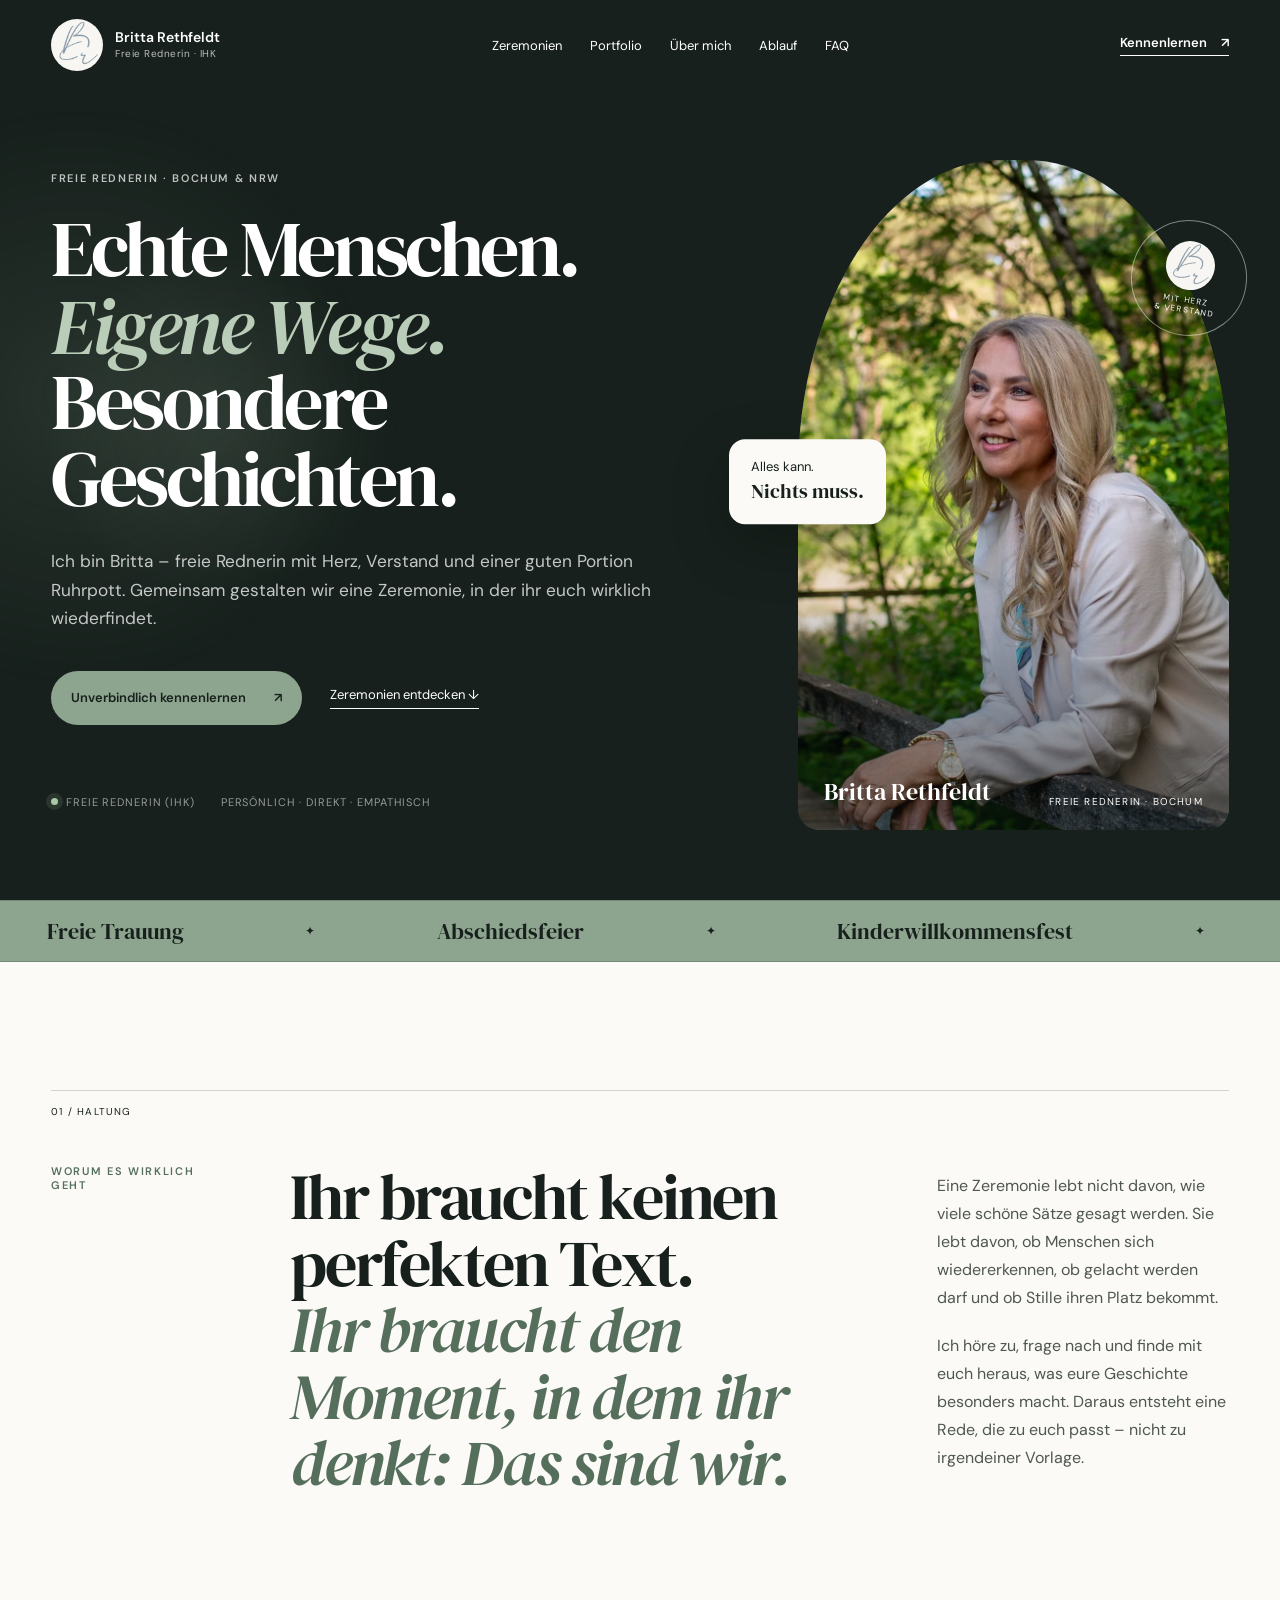
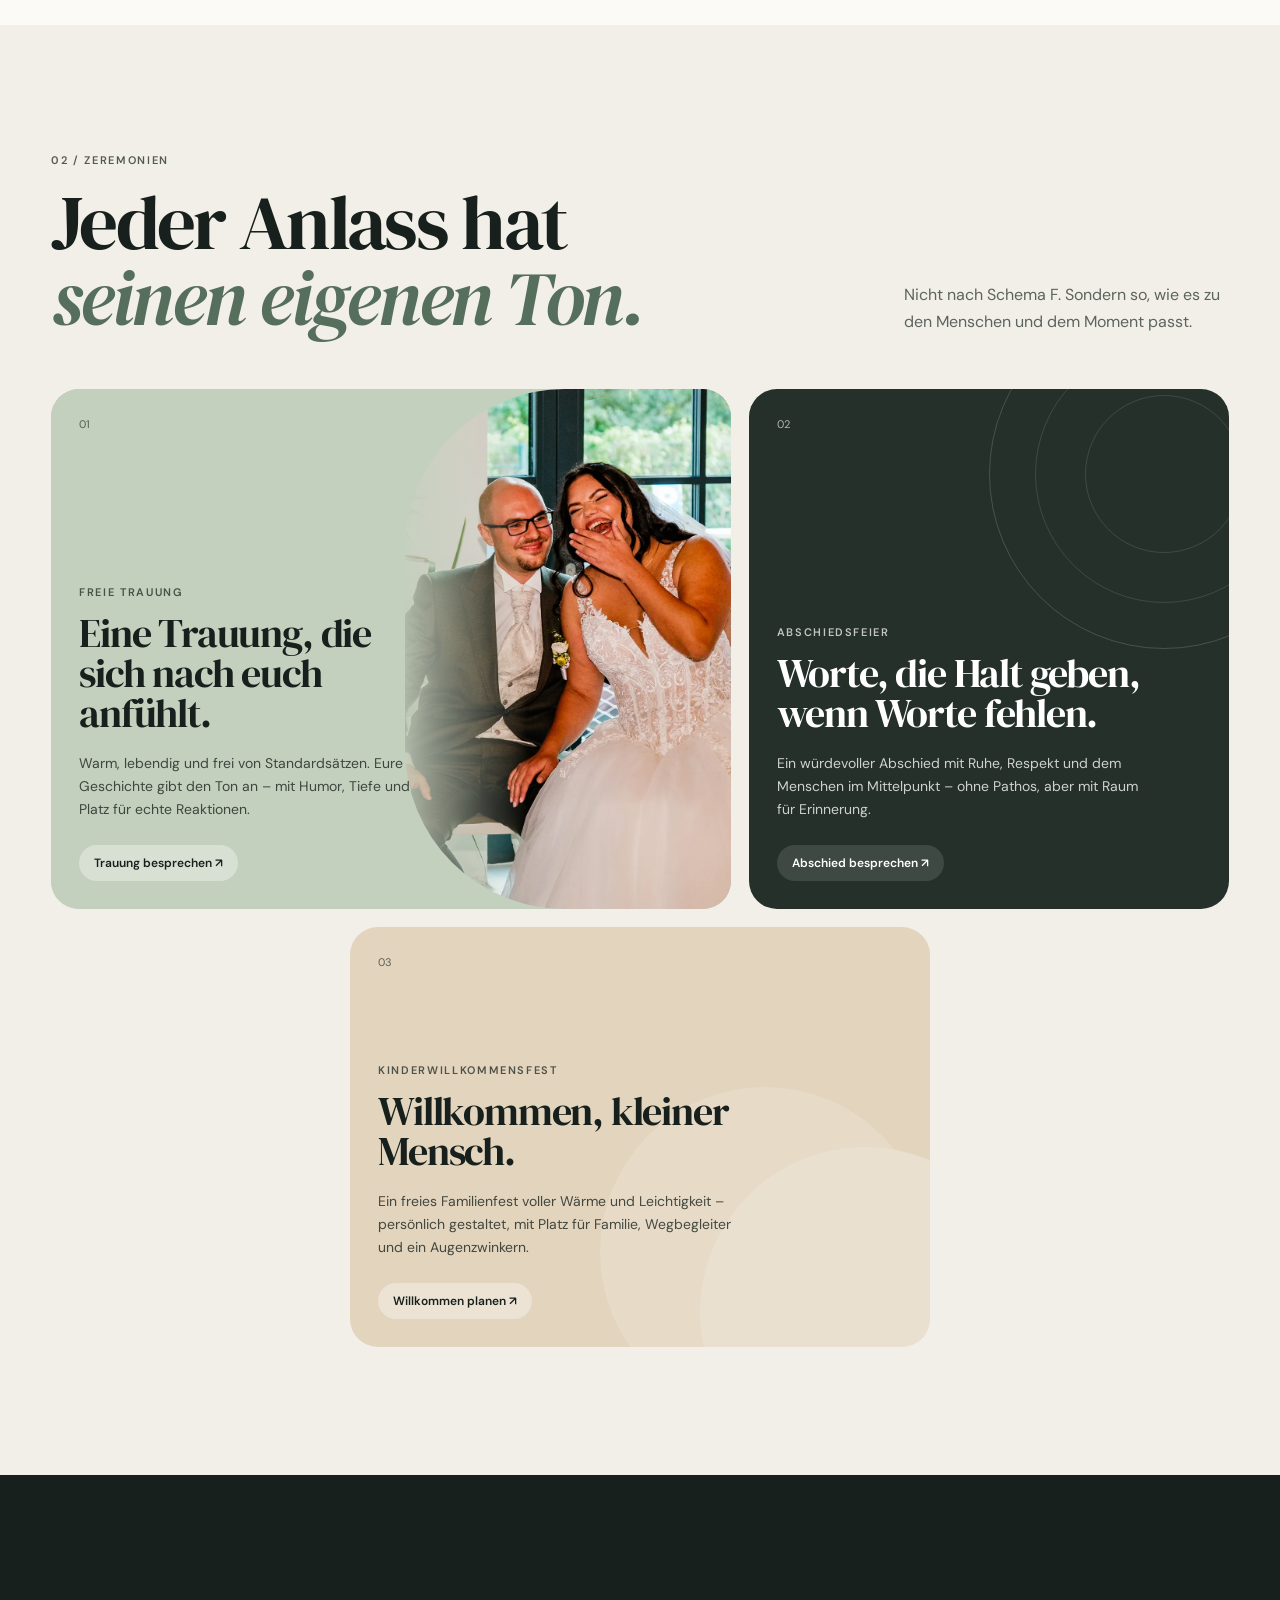
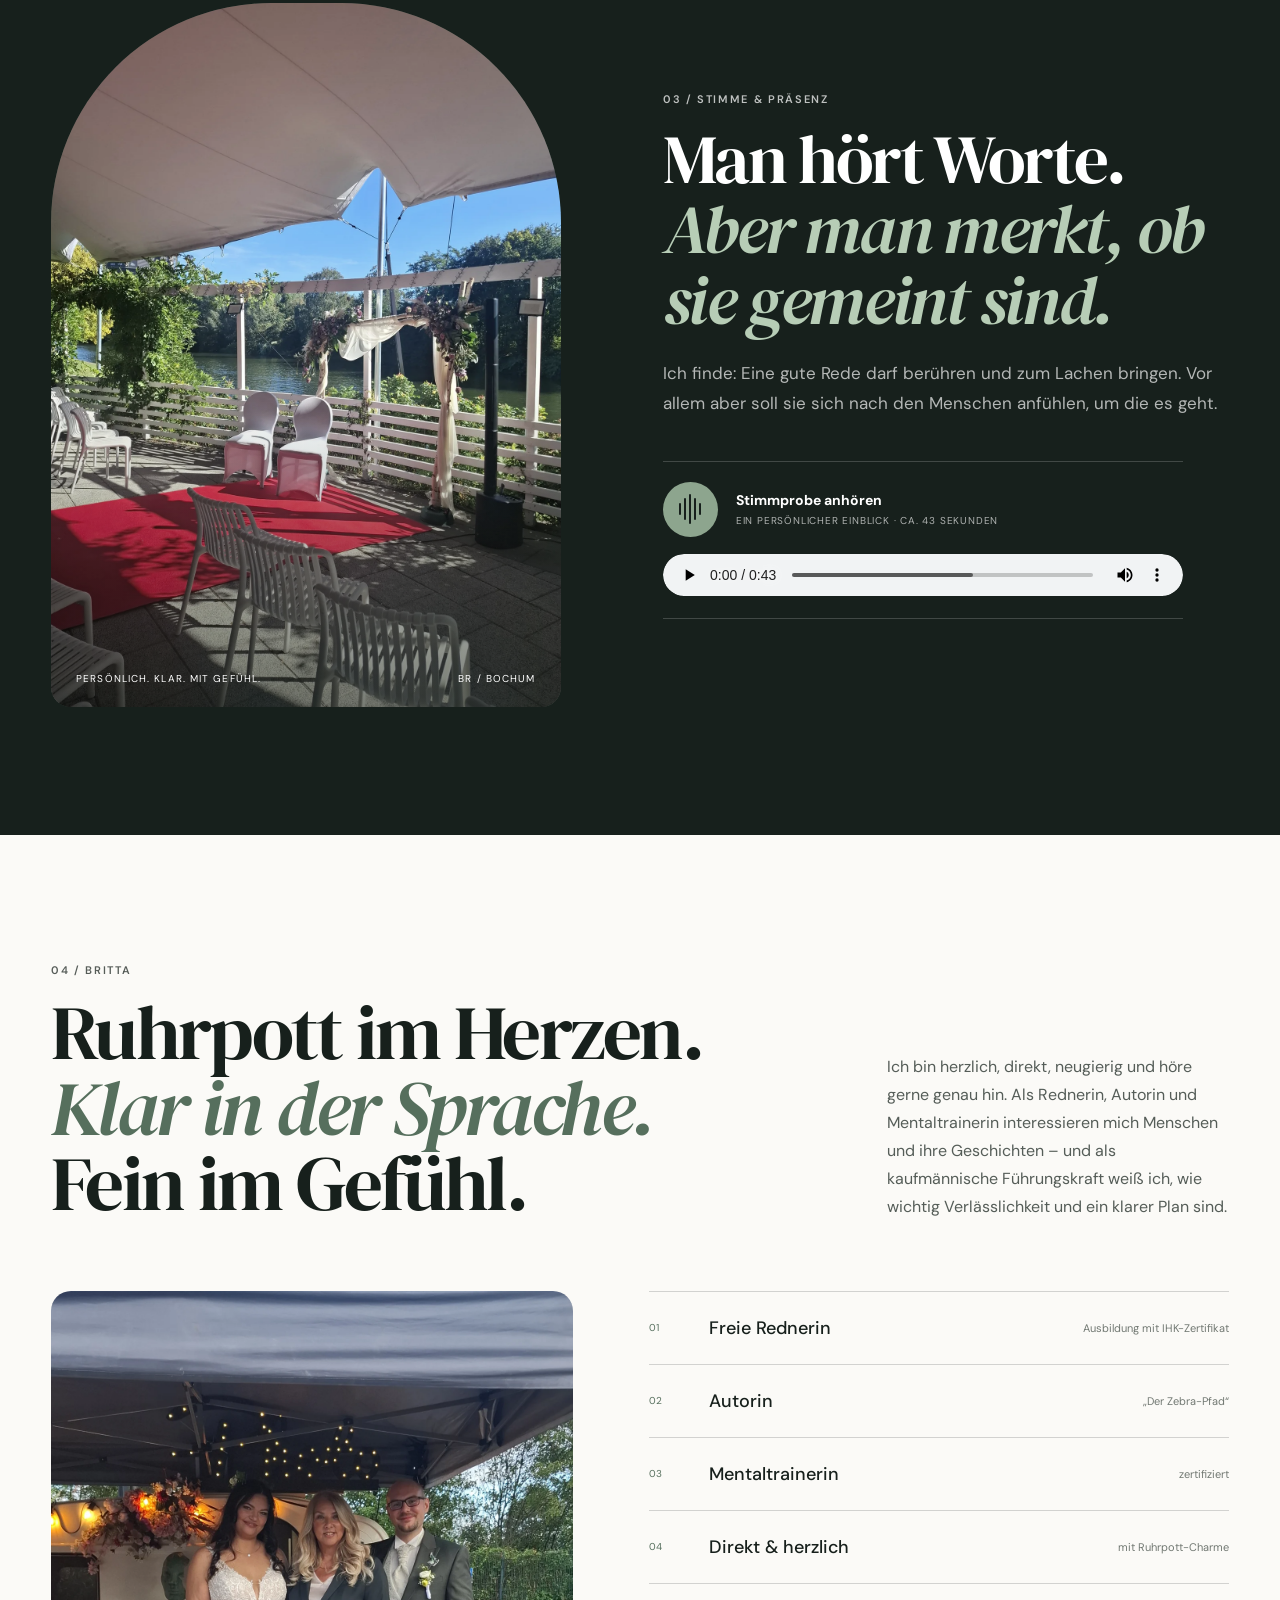
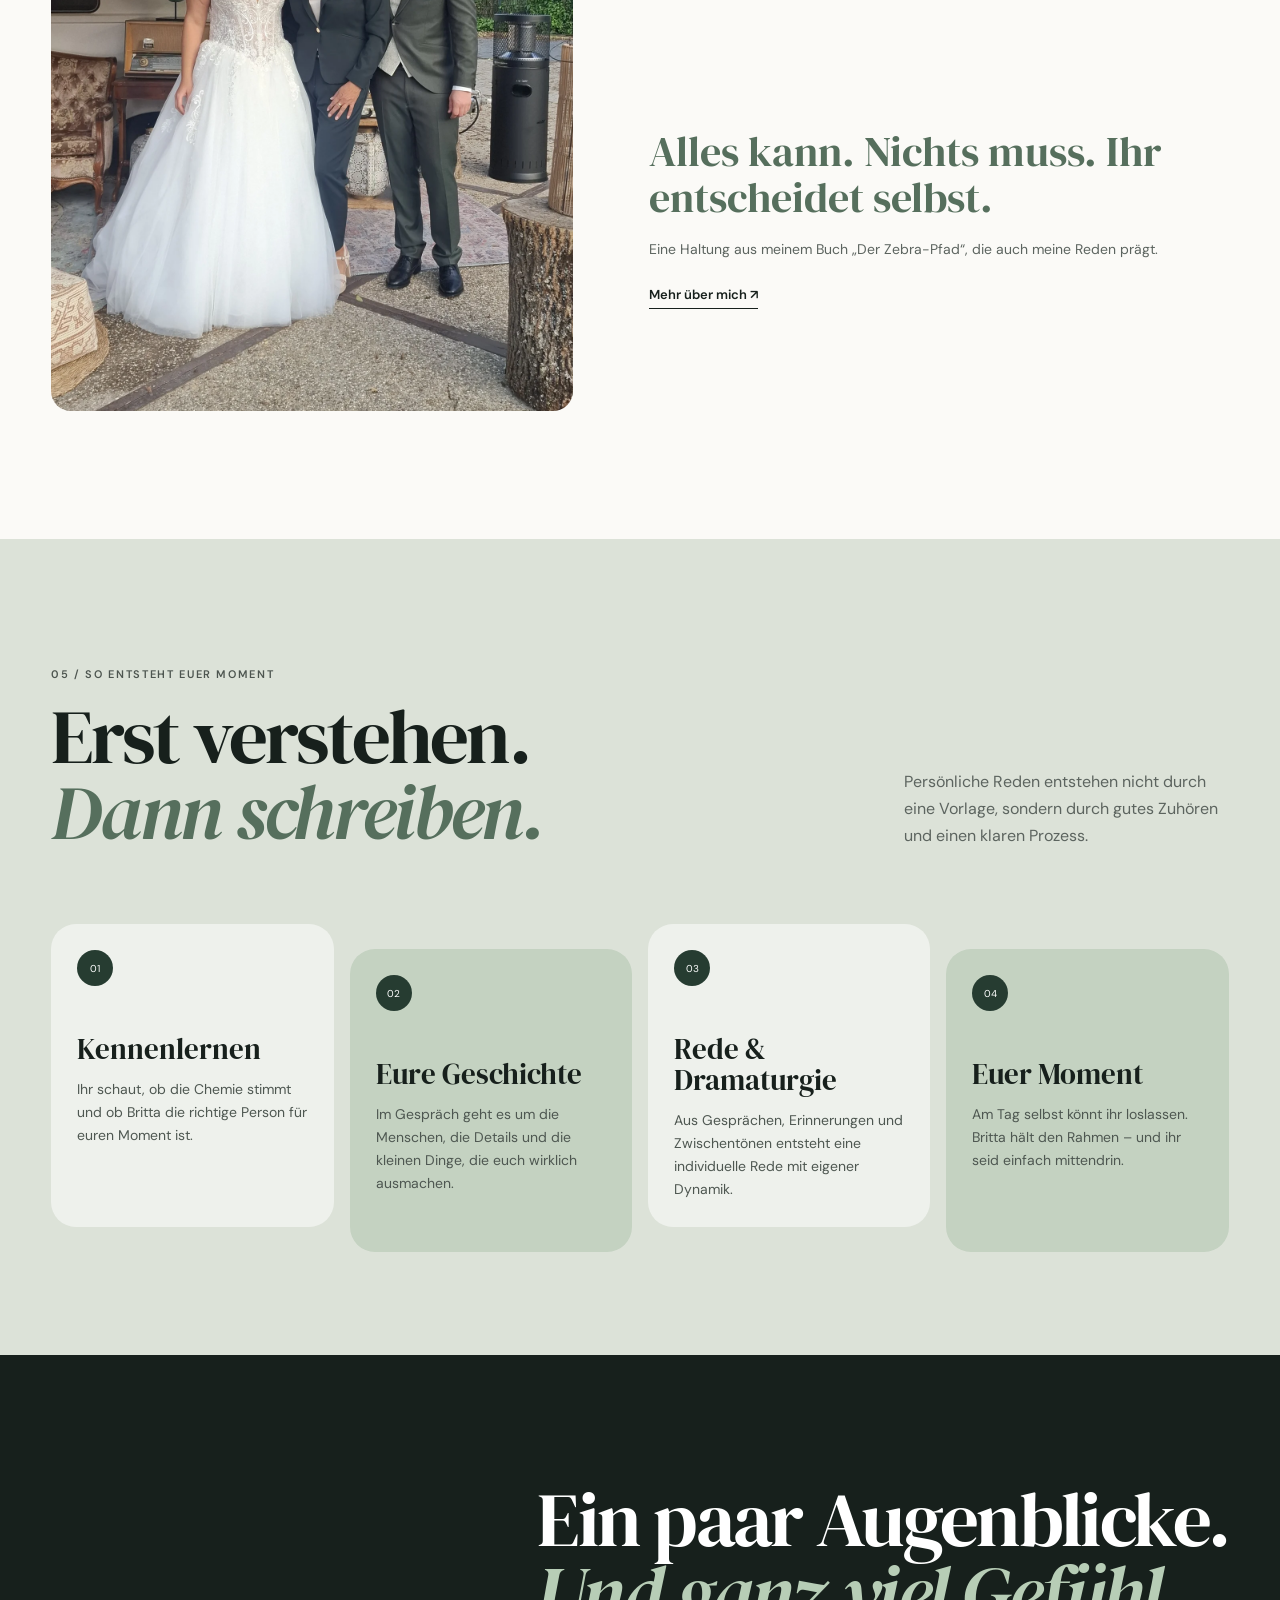
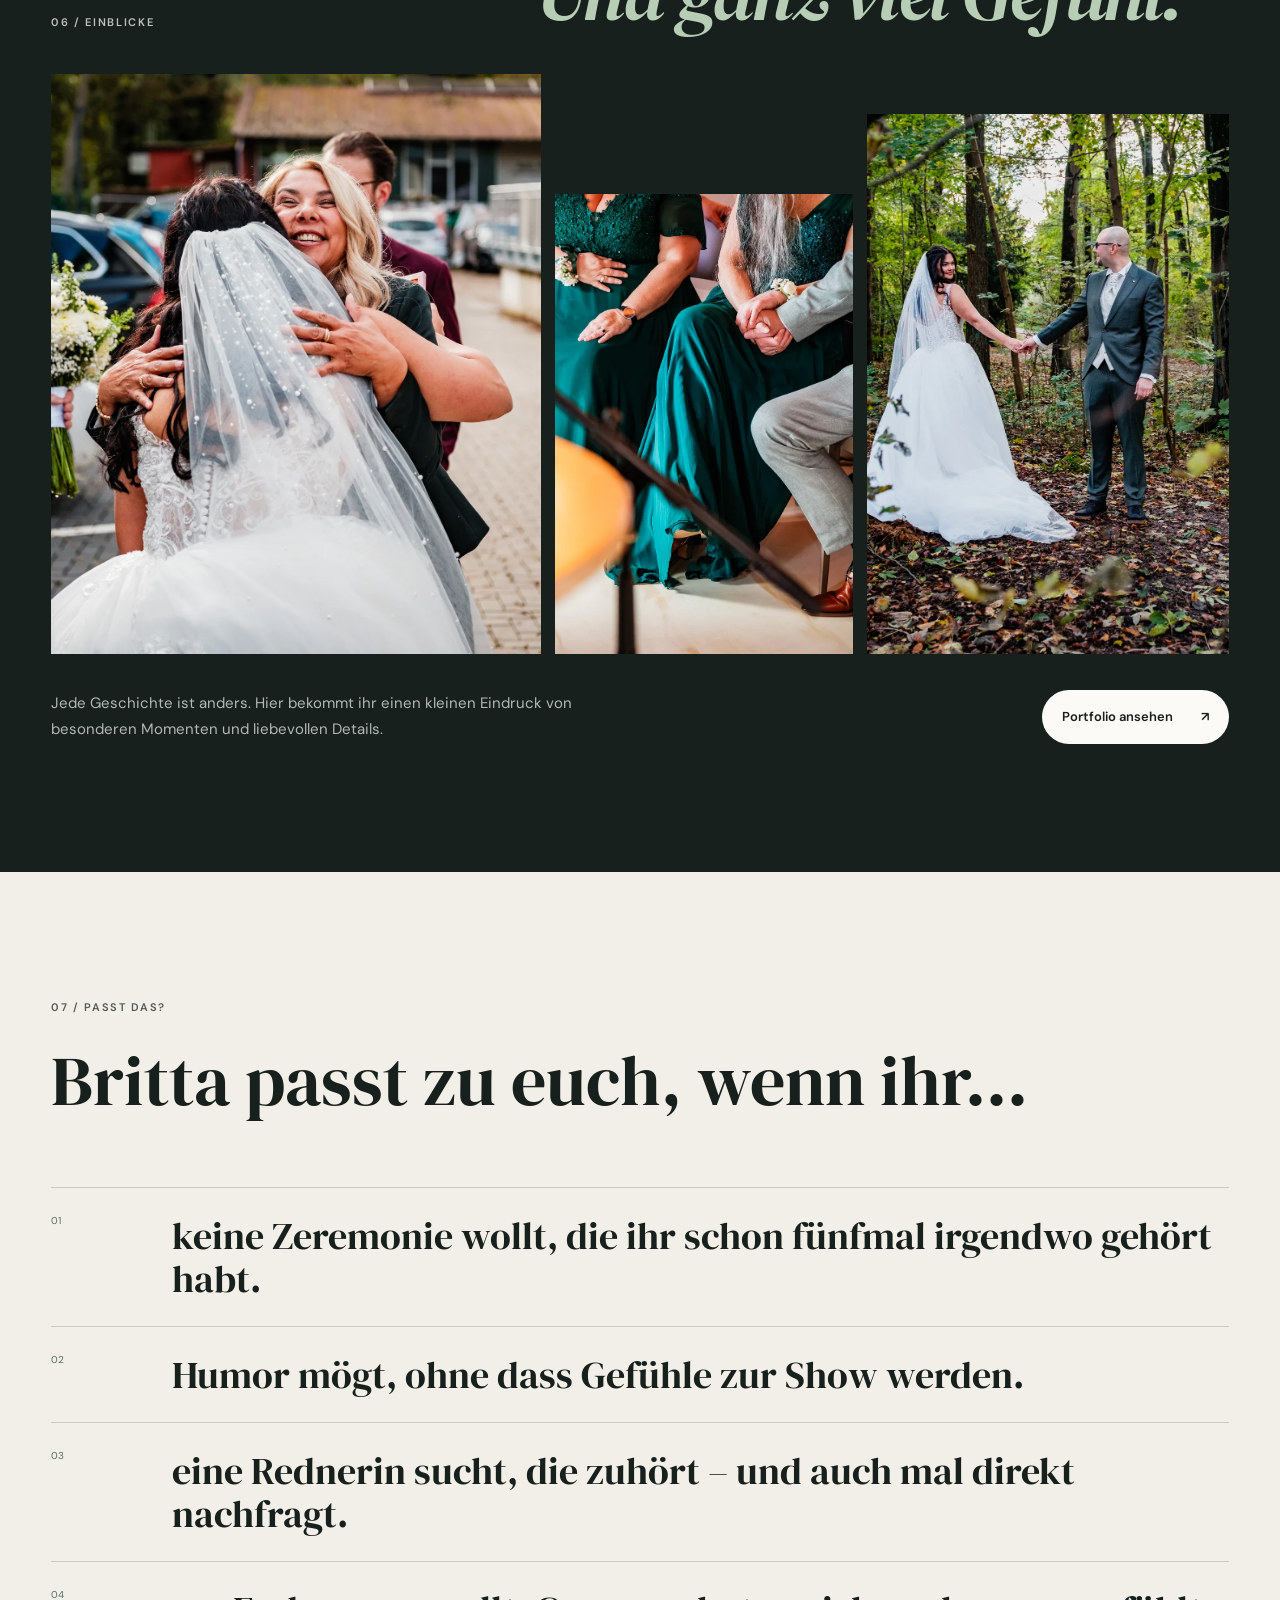
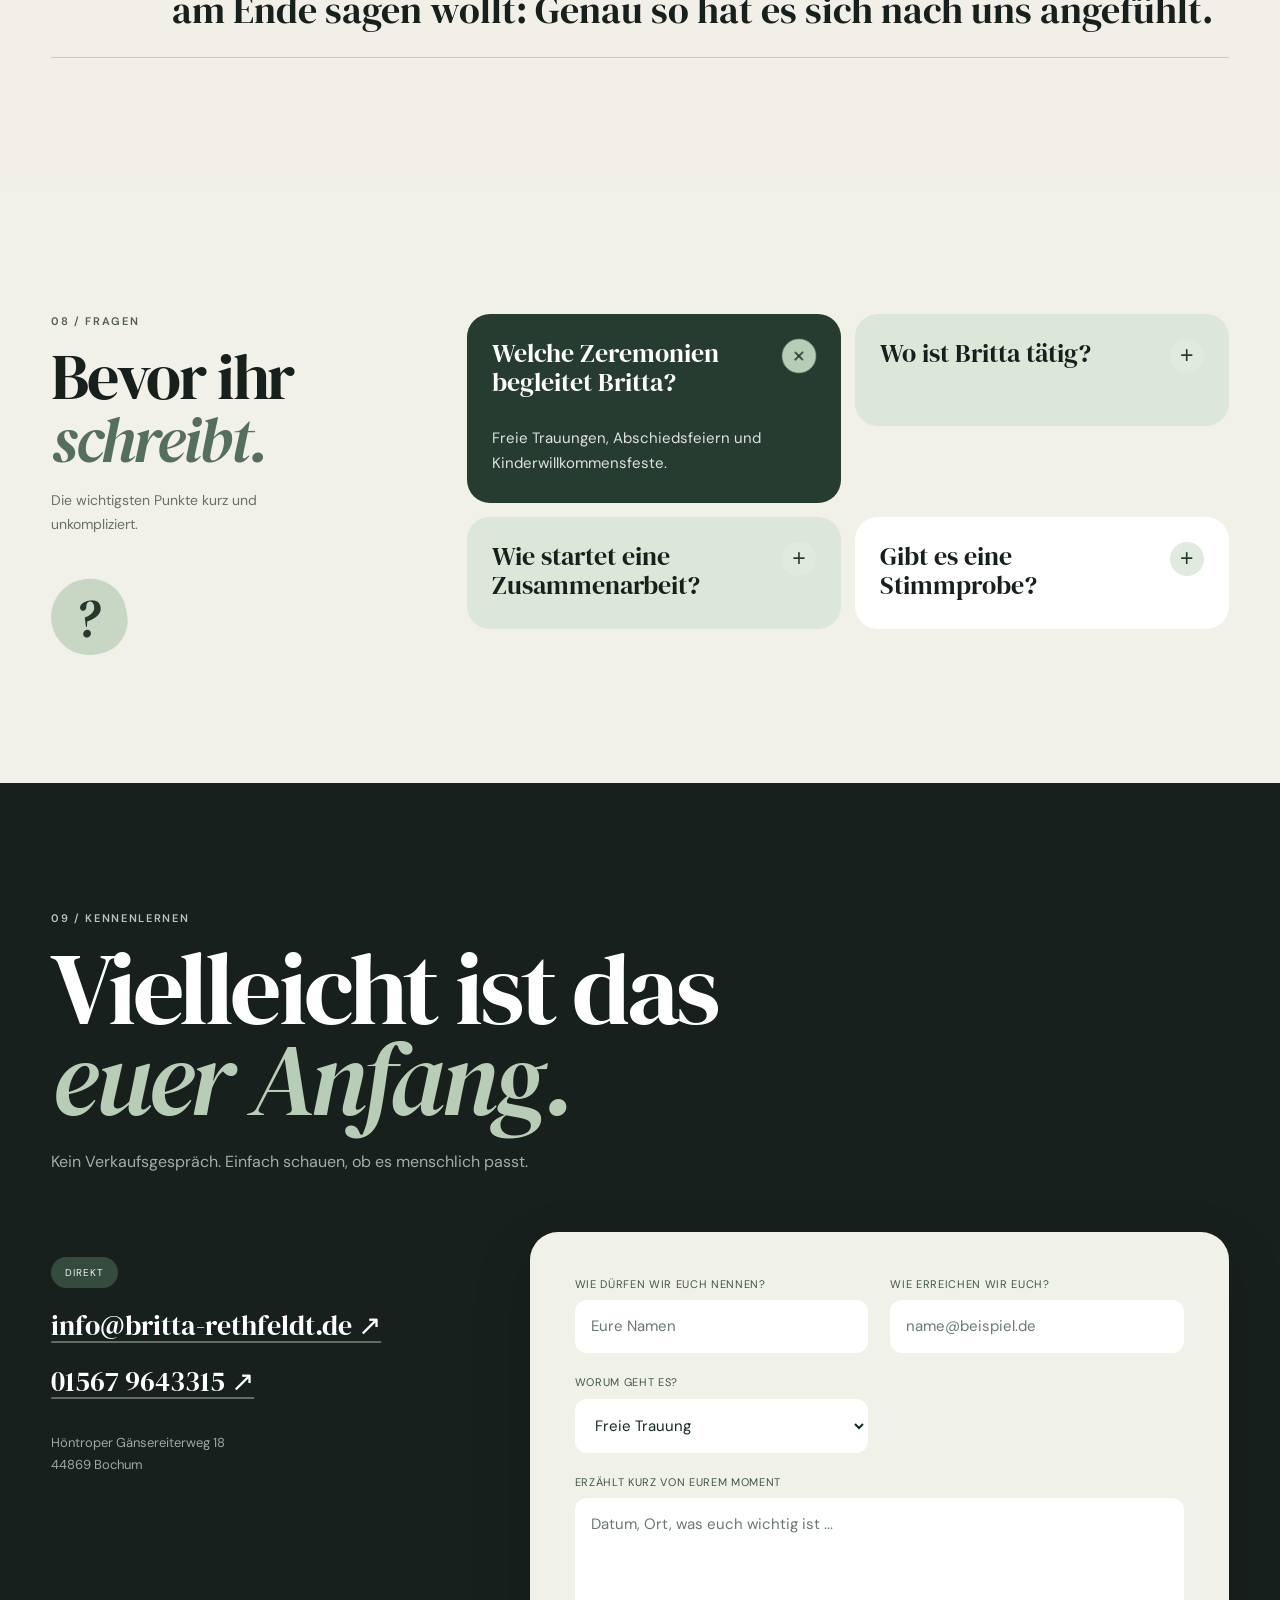
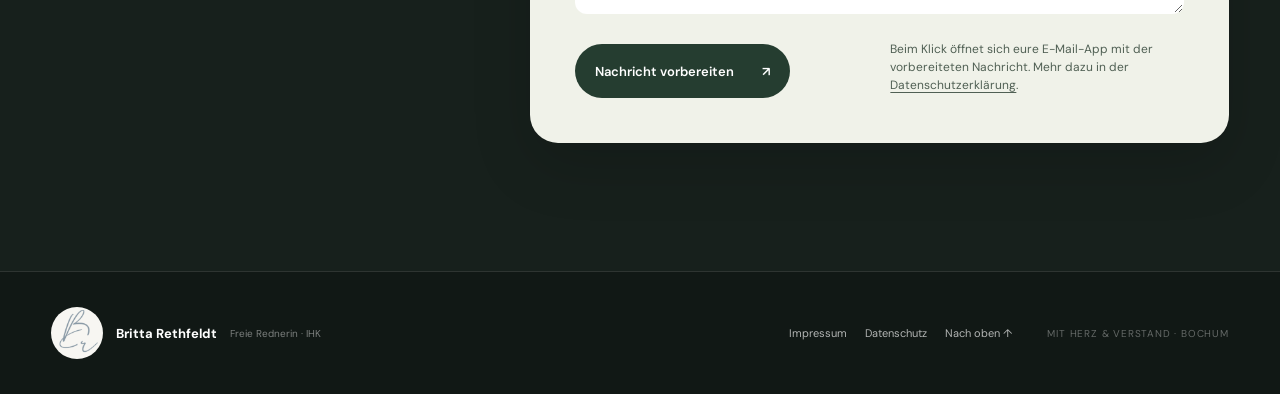
<file: index.html>
<!doctype html>
<html lang="de">
<head>
  <meta charset="utf-8" />
  <meta name="viewport" content="width=device-width,initial-scale=1,viewport-fit=cover" />
  <meta name="theme-color" content="#17201c" />
  <title>Britta Rethfeldt · Freie Rednerin für echte Momente</title>
  <meta name="description" content="Freie Rednerin (IHK) aus Bochum für freie Trauungen, Abschiedsfeiern und Kinderwillkommensfeste – persönlich, klar und mit Gefühl." />
  <link rel="stylesheet" href="styles.css" />
  <link rel="stylesheet" href="variant.css" />
</head>
<body>
  <div class="progress" aria-hidden="true"><i></i></div>

  <header class="site-header" data-header>
    <a class="brand" href="#top" aria-label="Britta Rethfeldt – Startseite">
      <span class="brand-mark logo-frame"><img src="assets/images/britta-logo-original.png" alt="" width="1080" height="1080" /></span>
      <span class="brand-copy"><strong>Britta Rethfeldt</strong><small>Freie Rednerin · IHK</small></span>
    </a>
    <nav class="desktop-nav" aria-label="Hauptnavigation">
      <a href="#zeremonien">Zeremonien</a>
      <a href="portfolio.html">Portfolio</a>
      <a href="ueber-mich.html">Über mich</a>
      <a href="#ablauf">Ablauf</a>
      <a href="#faq">FAQ</a>
    </nav>
    <a class="header-cta" href="#kontakt">Kennenlernen <span>↗</span></a>
    <button class="menu-toggle" type="button" aria-expanded="false" aria-controls="mobile-menu" data-menu-toggle>
      <span></span><span></span><span></span><b class="sr-only">Menü öffnen</b>
    </button>
  </header>

  <nav class="mobile-menu" id="mobile-menu" aria-label="Mobile Navigation" data-mobile-menu>
    <a href="#zeremonien">Zeremonien</a>
    <a href="portfolio.html">Portfolio</a>
    <a href="ueber-mich.html">Über mich</a>
    <a href="#ablauf">Ablauf</a>
    <a href="#faq">FAQ</a>
    <a href="#kontakt">Gespräch anfragen ↗</a>
  </nav>

  <main id="top">
    <section class="hero">
      <div class="hero-copy">
        <p class="eyebrow">Freie Rednerin · Bochum & NRW</p>
        <h1>Echte Menschen.<br><em>Eigene Wege.</em><br>Besondere Geschichten.</h1>
        <p class="hero-lead">Ich bin Britta – freie Rednerin mit Herz, Verstand und einer guten Portion Ruhrpott. Gemeinsam gestalten wir eine Zeremonie, in der ihr euch wirklich wiederfindet.</p>
        <div class="hero-actions">
          <a class="button button-primary" href="#kontakt">Unverbindlich kennenlernen <span>↗</span></a>
          <a class="text-link" href="#zeremonien">Zeremonien entdecken <span>↓</span></a>
        </div>
        <div class="hero-meta">
          <span><i></i> Freie Rednerin (IHK)</span>
          <span>Persönlich · direkt · empathisch</span>
        </div>
      </div>

      <div class="hero-visual">
        <figure class="portrait-card">
          <img src="assets/images/britta-portrait.webp" alt="Britta Rethfeldt auf einer Brücke im Grünen" width="1017" height="1368" fetchpriority="high" />
          <figcaption><span>Britta Rethfeldt</span><small>Freie Rednerin · Bochum</small></figcaption>
        </figure>
        <div class="hero-note">Alles kann.<br><strong>Nichts muss.</strong></div>
        <div class="hero-stamp" aria-hidden="true"><span class="hero-stamp-mark logo-frame"><img src="assets/images/britta-logo-original.png" alt="" width="1080" height="1080" /></span><small>mit Herz<br>& Verstand</small></div>
      </div>
    </section>

    <section class="marquee" aria-label="Angebot">
      <div class="marquee-track">
        <div class="marquee-group">
          <span>Freie Trauung</span><i>✦</i><span>Abschiedsfeier</span><i>✦</i><span>Kinderwillkommensfest</span><i>✦</i>
        </div>
        <div class="marquee-group" aria-hidden="true">
          <span>Freie Trauung</span><i>✦</i><span>Abschiedsfeier</span><i>✦</i><span>Kinderwillkommensfest</span><i>✦</i>
        </div>
      </div>
    </section>

    <section class="statement section-pad">
      <div class="section-index">01 / Haltung</div>
      <div class="statement-grid">
        <p class="eyebrow dark-eyebrow">Worum es wirklich geht</p>
        <h2 data-reveal>Ihr braucht keinen perfekten Text.<br><em>Ihr braucht den Moment, in dem ihr denkt: Das sind wir.</em></h2>
        <div class="statement-copy" data-reveal>
          <p>Eine Zeremonie lebt nicht davon, wie viele schöne Sätze gesagt werden. Sie lebt davon, ob Menschen sich wiedererkennen, ob gelacht werden darf und ob Stille ihren Platz bekommt.</p>
          <p>Ich höre zu, frage nach und finde mit euch heraus, was eure Geschichte besonders macht. Daraus entsteht eine Rede, die zu euch passt – nicht zu irgendeiner Vorlage.</p>
        </div>
      </div>
    </section>

    <section class="ceremonies section-pad" id="zeremonien">
      <div class="section-head">
        <div><p class="eyebrow">02 / Zeremonien</p><h2>Jeder Anlass hat<br><em>seinen eigenen Ton.</em></h2></div>
        <p>Nicht nach Schema F. Sondern so, wie es zu den Menschen und dem Moment passt.</p>
      </div>

      <div class="ceremony-grid">
        <article class="ceremony-card ceremony-card--wedding" data-reveal>
          <div class="card-number">01</div>
          <div class="card-content">
            <p class="eyebrow">Freie Trauung</p>
            <h3>Eine Trauung, die sich nach euch anfühlt.</h3>
            <p>Warm, lebendig und frei von Standardsätzen. Eure Geschichte gibt den Ton an – mit Humor, Tiefe und Platz für echte Reaktionen.</p>
            <a href="#kontakt">Trauung besprechen <span>↗</span></a>
          </div>
          <img src="assets/images/trauung-lachen.webp" alt="Ein Brautpaar lacht während seiner Trauung" width="2000" height="1335" loading="lazy" />
        </article>

        <article class="ceremony-card ceremony-card--farewell" data-reveal>
          <div class="card-number">02</div>
          <div class="card-content">
            <p class="eyebrow">Abschiedsfeier</p>
            <h3>Worte, die Halt geben, wenn Worte fehlen.</h3>
            <p>Ein würdevoller Abschied mit Ruhe, Respekt und dem Menschen im Mittelpunkt – ohne Pathos, aber mit Raum für Erinnerung.</p>
            <a href="#kontakt">Abschied besprechen <span>↗</span></a>
          </div>
          <div class="card-orbit" aria-hidden="true"><span></span><i></i></div>
        </article>

        <article class="ceremony-card ceremony-card--welcome" data-reveal>
          <div class="card-number">03</div>
          <div class="card-content">
            <p class="eyebrow">Kinderwillkommensfest</p>
            <h3>Willkommen, kleiner Mensch.</h3>
            <p>Ein freies Familienfest voller Wärme und Leichtigkeit – persönlich gestaltet, mit Platz für Familie, Wegbegleiter und ein Augenzwinkern.</p>
            <a href="#kontakt">Willkommen planen <span>↗</span></a>
          </div>
          <div class="soft-shape" aria-hidden="true"></div>
        </article>
      </div>
    </section>

    <section class="voice section-pad" id="stimmprobe">
      <figure class="voice-image" data-reveal>
        <img src="assets/images/zeremonie-draussen.webp?v=20261103b" alt="Liebevoll gestalteter Zeremonieplatz im Grünen – Raum für persönliche Worte" width="1350" height="1800" loading="lazy" />
        <figcaption class="image-caption"><span>Persönlich. Klar. Mit Gefühl.</span><span>BR / Bochum</span></figcaption>
      </figure>
      <div class="voice-copy" data-reveal>
        <p class="eyebrow">03 / Stimme & Präsenz</p>
        <h2>Man hört Worte.<br><em>Aber man merkt, ob sie gemeint sind.</em></h2>
        <p>Ich finde: Eine gute Rede darf berühren und zum Lachen bringen. Vor allem aber soll sie sich nach den Menschen anfühlen, um die es geht.</p>
        <div class="voice-player" role="group" aria-labelledby="voice-player-title">
          <div class="voice-player-heading">
            <span class="audio-icon" aria-hidden="true"><i></i><i></i><i></i><i></i><i></i></span>
            <span><strong id="voice-player-title">Stimmprobe anhören</strong><small>Ein persönlicher Einblick · ca. 43 Sekunden</small></span>
          </div>
          <audio controls preload="metadata" aria-label="Stimmprobe von Britta Rethfeldt">
            <source src="assets/audio/britta-stimmprobe.mp3" type="audio/mpeg">
            Dein Browser unterstützt die Wiedergabe nicht. <a href="assets/audio/britta-stimmprobe.mp3">Stimmprobe herunterladen</a>.
          </audio>
        </div>
      </div>
    </section>

    <section class="about section-pad" id="ueber-mich">
      <div class="about-top">
        <div><p class="eyebrow">04 / Britta</p><h2>Ruhrpott im Herzen.<br><em>Klar in der Sprache.</em><br>Fein im Gefühl.</h2></div>
        <p>Ich bin herzlich, direkt, neugierig und höre gerne genau hin. Als Rednerin, Autorin und Mentaltrainerin interessieren mich Menschen und ihre Geschichten – und als kaufmännische Führungskraft weiß ich, wie wichtig Verlässlichkeit und ein klarer Plan sind.</p>
      </div>

      <div class="about-grid">
        <figure class="about-photo" data-reveal>
          <img src="assets/images/trauung-festlich.webp?v=20261103c" alt="Britta Rethfeldt als freie Rednerin gemeinsam mit einem Brautpaar nach der Trauung" width="1350" height="1800" loading="lazy" />
        </figure>
        <div class="about-facts" data-reveal>
          <div class="fact"><span>01</span><strong>Freie Rednerin</strong><small>Ausbildung mit IHK-Zertifikat</small></div>
          <div class="fact"><span>02</span><strong>Autorin</strong><small>„Der Zebra-Pfad“</small></div>
          <div class="fact"><span>03</span><strong>Mentaltrainerin</strong><small>zertifiziert</small></div>
          <div class="fact"><span>04</span><strong>Direkt & herzlich</strong><small>mit Ruhrpott-Charme</small></div>
        </div>
        <div class="about-quote" data-reveal><blockquote>Alles kann. Nichts muss. Ihr entscheidet selbst.</blockquote><p>Eine Haltung aus meinem Buch „Der Zebra-Pfad“, die auch meine Reden prägt.</p><a class="text-link" href="ueber-mich.html">Mehr über mich <span>↗</span></a></div>
      </div>
    </section>

    <section class="process section-pad" id="ablauf">
      <div class="section-head process-head">
        <div><p class="eyebrow">05 / So entsteht euer Moment</p><h2>Erst verstehen.<br><em>Dann schreiben.</em></h2></div>
        <p>Persönliche Reden entstehen nicht durch eine Vorlage, sondern durch gutes Zuhören und einen klaren Prozess.</p>
      </div>
      <div class="process-list">
        <article data-reveal><span>01</span><h3>Kennenlernen</h3><p>Ihr schaut, ob die Chemie stimmt und ob Britta die richtige Person für euren Moment ist.</p></article>
        <article data-reveal><span>02</span><h3>Eure Geschichte</h3><p>Im Gespräch geht es um die Menschen, die Details und die kleinen Dinge, die euch wirklich ausmachen.</p></article>
        <article data-reveal><span>03</span><h3>Rede & Dramaturgie</h3><p>Aus Gesprächen, Erinnerungen und Zwischentönen entsteht eine individuelle Rede mit eigener Dynamik.</p></article>
        <article data-reveal><span>04</span><h3>Euer Moment</h3><p>Am Tag selbst könnt ihr loslassen. Britta hält den Rahmen – und ihr seid einfach mittendrin.</p></article>
      </div>
    </section>

    <section class="gallery section-pad">
      <div class="gallery-intro"><p class="eyebrow">06 / Einblicke</p><h2>Ein paar Augenblicke.<br><em>Und ganz viel Gefühl.</em></h2></div>
      <div class="gallery-grid">
        <figure class="g1" data-reveal><img src="assets/images/trauung-umarmung.webp" alt="Eine herzliche Umarmung nach einer Hochzeit" width="2000" height="1335" loading="lazy"></figure>
        <figure class="g2" data-reveal><img src="assets/images/zeremonie-gaeste.webp" alt="Gäste sitzen während einer Zeremonie nebeneinander" width="1800" height="1202" loading="lazy"></figure>
        <figure class="g3" data-reveal><img src="assets/images/trauung-wald.webp" alt="Ein Brautpaar hält sich auf einem Waldweg an den Händen" width="2000" height="1335" loading="lazy"></figure>
      </div>
      <div class="gallery-more"><p>Jede Geschichte ist anders. Hier bekommt ihr einen kleinen Eindruck von besonderen Momenten und liebevollen Details.</p><a class="button button-light" href="portfolio.html">Portfolio ansehen <span>↗</span></a></div>
    </section>

    <section class="fit section-pad">
      <p class="eyebrow">07 / Passt das?</p>
      <h2>Britta passt zu euch, wenn ihr...</h2>
      <div class="fit-lines">
        <div><span>01</span><p>keine Zeremonie wollt, die ihr schon fünfmal irgendwo gehört habt.</p></div>
        <div><span>02</span><p>Humor mögt, ohne dass Gefühle zur Show werden.</p></div>
        <div><span>03</span><p>eine Rednerin sucht, die zuhört – und auch mal direkt nachfragt.</p></div>
        <div><span>04</span><p>am Ende sagen wollt: Genau so hat es sich nach uns angefühlt.</p></div>
      </div>
    </section>

    <section class="faq section-pad" id="faq">
      <div class="faq-copy">
        <p class="eyebrow">08 / Fragen</p>
        <h2>Bevor ihr<br><em>schreibt.</em></h2>
        <p>Die wichtigsten Punkte kurz und unkompliziert.</p>
      </div>
      <div class="faq-list">
        <details open><summary>Welche Zeremonien begleitet Britta?<span>+</span></summary><p>Freie Trauungen, Abschiedsfeiern und Kinderwillkommensfeste.</p></details>
        <details><summary>Wo ist Britta tätig?<span>+</span></summary><p>Britta sitzt in Bochum und arbeitet in NRW. Alles Weitere lässt sich am besten direkt im Kennenlerngespräch abstimmen.</p></details>
        <details><summary>Wie startet eine Zusammenarbeit?<span>+</span></summary><p>Mit einem unverbindlichen Kennenlernen. Dabei merkt ihr schnell, ob Stimme, Haltung und Chemie zu euch passen.</p></details>
        <details><summary>Gibt es eine Stimmprobe?<span>+</span></summary><p>Ja. Die Stimmprobe könnt ihr direkt hier auf der Startseite <a href="#stimmprobe">anhören</a>.</p></details>
      </div>
    </section>

    <section class="contact section-pad" id="kontakt">
      <div class="contact-head" data-reveal>
        <p class="eyebrow">09 / Kennenlernen</p>
        <h2>Vielleicht ist das<br><em>euer Anfang.</em></h2>
        <p>Kein Verkaufsgespräch. Einfach schauen, ob es menschlich passt.</p>
      </div>
      <div class="contact-grid">
        <div class="contact-card" data-reveal>
          <span>Direkt</span>
          <a href="mailto:info@britta-rethfeldt.de">info@britta-rethfeldt.de ↗</a>
          <a href="tel:+4915679643315">01567 9643315 ↗</a>
          <p>Höntroper Gänsereiterweg 18<br>44869 Bochum</p>
        </div>
        <form class="contact-form" data-contact-form data-reveal>
          <label>Wie dürfen wir euch nennen?<input name="name" required placeholder="Eure Namen"></label>
          <label>Wie erreichen wir euch?<input name="email" type="email" required placeholder="name@beispiel.de"></label>
          <label>Worum geht es?<select name="type"><option>Freie Trauung</option><option>Abschiedsfeier</option><option>Kinderwillkommensfest</option><option>Etwas anderes</option></select></label>
          <label>Erzählt kurz von eurem Moment<textarea name="message" rows="4" placeholder="Datum, Ort, was euch wichtig ist ..."></textarea></label>
          <button class="button button-primary" type="submit">Nachricht vorbereiten <span>↗</span></button>
          <small>Beim Klick öffnet sich eure E-Mail-App mit der vorbereiteten Nachricht. Mehr dazu in der <a href="datenschutz.html">Datenschutzerklärung</a>.</small>
        </form>
      </div>
    </section>
  </main>

  <footer>
    <div class="footer-brand"><span class="footer-logo logo-frame"><img src="assets/images/britta-logo-original.png" alt="" width="1080" height="1080" /></span><strong>Britta Rethfeldt</strong><small>Freie Rednerin · IHK</small></div>
    <div class="footer-links"><a href="impressum.html">Impressum</a><a href="datenschutz.html">Datenschutz</a><a href="#top">Nach oben ↑</a></div>
    <p>Mit Herz & Verstand · Bochum</p>
  </footer>

  <script src="script.js"></script>
  <script src="experience.js"></script>
</body>
</html>
</file>
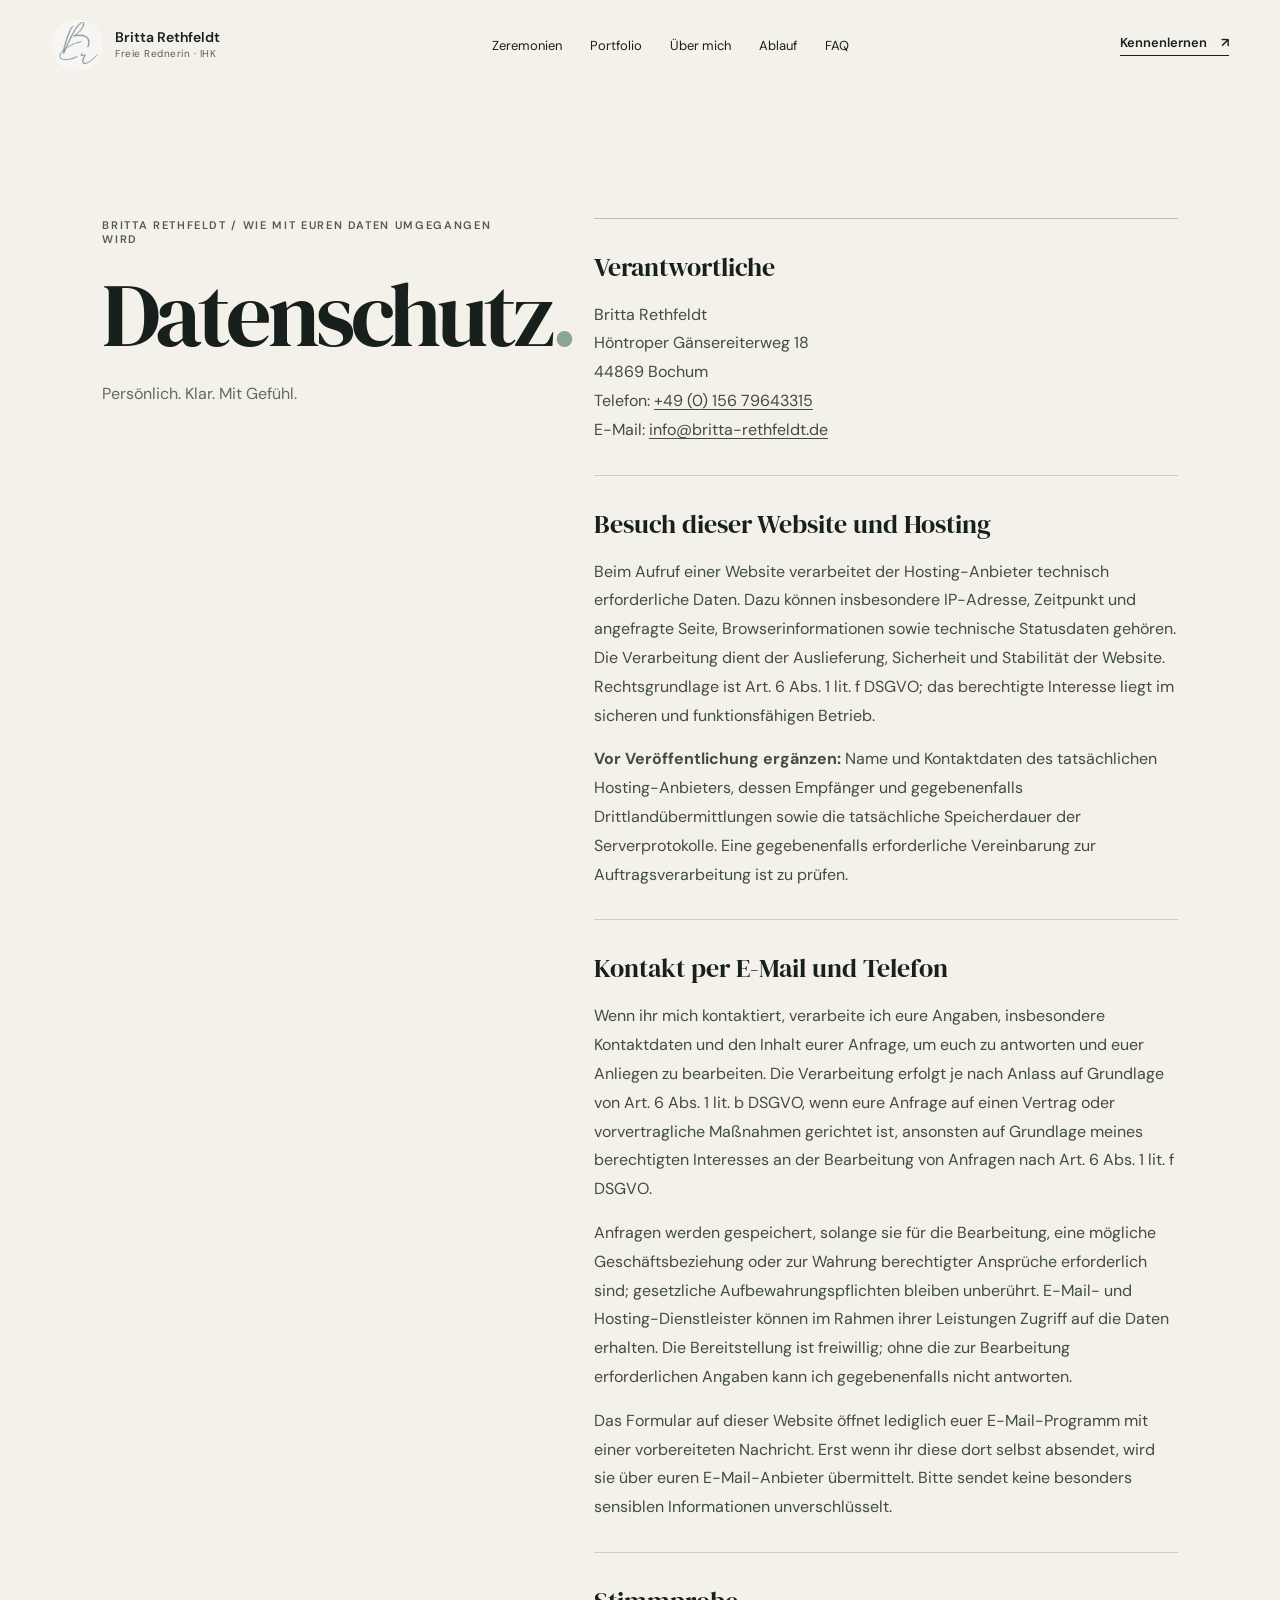
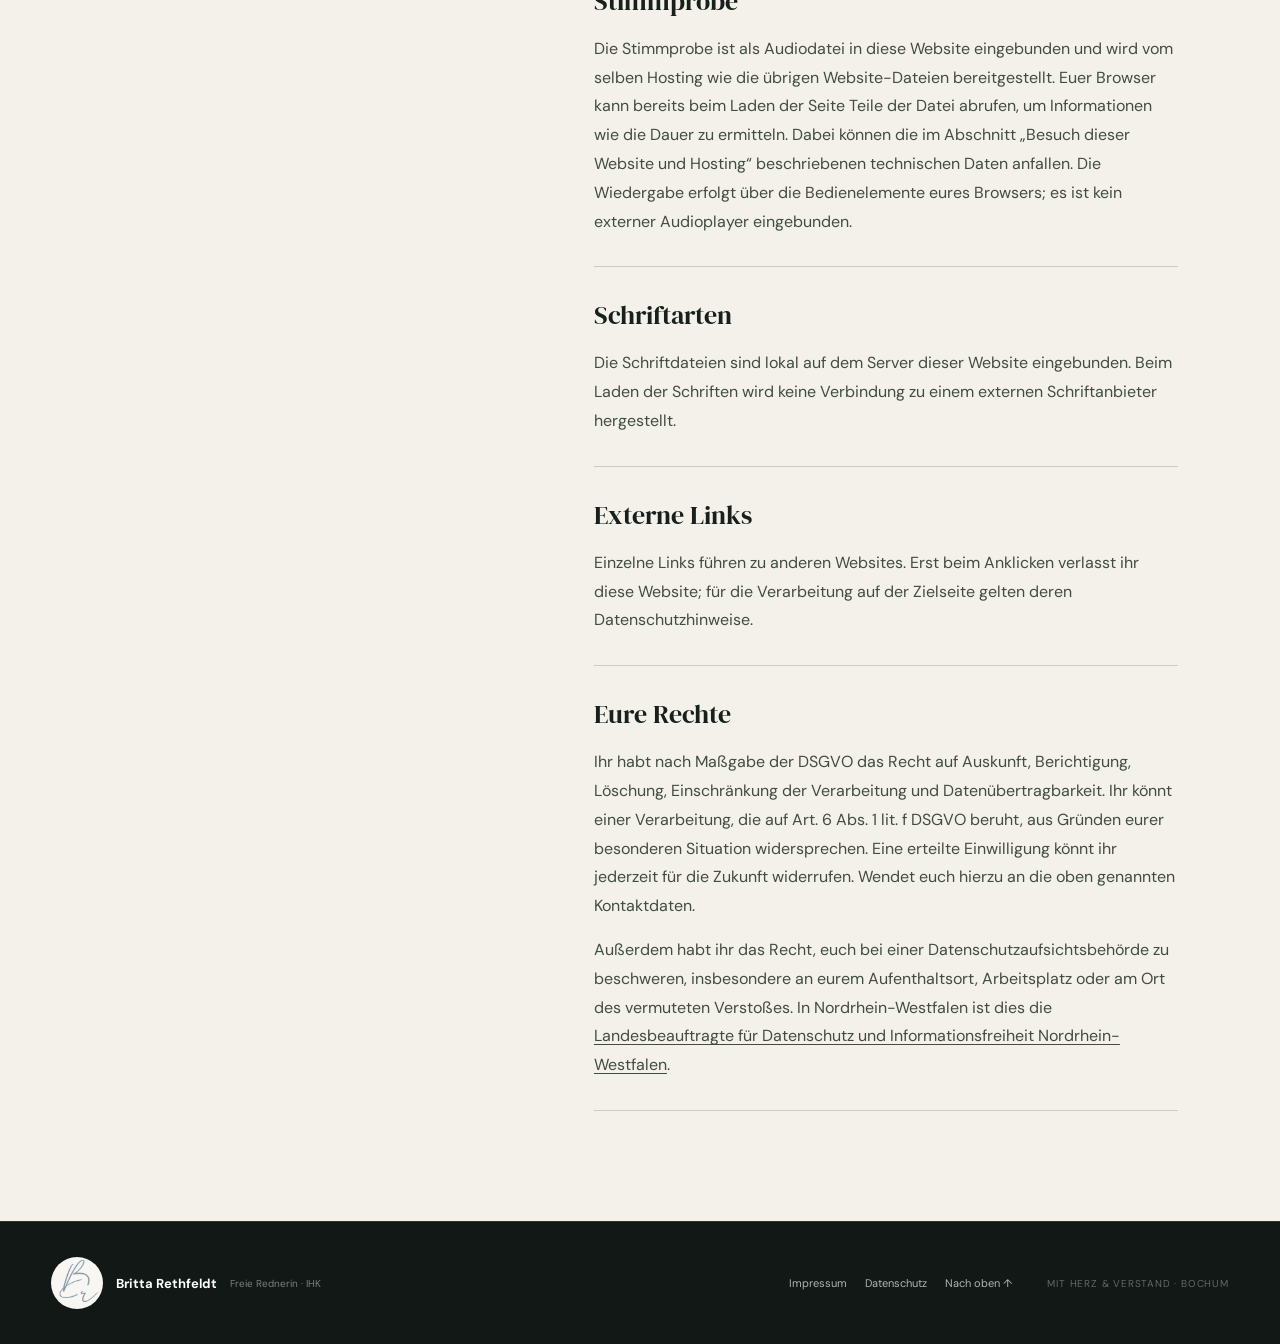
<file: datenschutz.html>
<!doctype html>
<html lang="de"><head><meta charset="utf-8"><meta name="viewport" content="width=device-width,initial-scale=1,viewport-fit=cover"><meta name="theme-color" content="#17201c"><title>Datenschutz · Britta Rethfeldt</title><meta name="robots" content="noindex"><link rel="stylesheet" href="styles.css"></head><body class="legal-body">
  <div class="progress" aria-hidden="true"><i></i></div>
  <header class="site-header" data-header>
    <a class="brand" href="index.html#top" aria-label="Britta Rethfeldt – Startseite"><span class="brand-mark logo-frame"><img src="assets/images/britta-logo-original.png" alt="" width="1080" height="1080"></span><span class="brand-copy"><strong>Britta Rethfeldt</strong><small>Freie Rednerin · IHK</small></span></a>
    <nav class="desktop-nav" aria-label="Hauptnavigation"><a href="index.html#zeremonien">Zeremonien</a><a href="portfolio.html">Portfolio</a><a href="ueber-mich.html">Über mich</a><a href="index.html#ablauf">Ablauf</a><a href="index.html#faq">FAQ</a></nav>
    <a class="header-cta" href="index.html#kontakt">Kennenlernen <span>↗</span></a>
    <button class="menu-toggle" type="button" aria-expanded="false" aria-controls="mobile-menu" data-menu-toggle><span></span><span></span><span></span><b class="sr-only">Menü öffnen</b></button>
  </header>
  <nav class="mobile-menu" id="mobile-menu" aria-label="Mobile Navigation" data-mobile-menu><a href="index.html#zeremonien">Zeremonien</a><a href="portfolio.html">Portfolio</a><a href="ueber-mich.html">Über mich</a><a href="index.html#ablauf">Ablauf</a><a href="index.html#faq">FAQ</a><a href="index.html#kontakt">Gespräch anfragen ↗</a></nav>

<main id="top" class="legal-page"><div class="legal-heading"><p class="eyebrow">Britta Rethfeldt / Wie mit euren Daten umgegangen wird</p><h1>Datenschutz<span>.</span></h1><p>Persönlich. Klar. Mit Gefühl.</p></div><article class="legal-content"><section><h2>Verantwortliche</h2><p>Britta Rethfeldt<br>Höntroper Gänsereiterweg 18<br>44869 Bochum<br>Telefon: <a href="tel:+4915679643315">+49 (0) 156 79643315</a><br>E-Mail: <a href="mailto:info@britta-rethfeldt.de">info@britta-rethfeldt.de</a></p></section>
<section><h2>Besuch dieser Website und Hosting</h2><p>Beim Aufruf einer Website verarbeitet der Hosting-Anbieter technisch erforderliche Daten. Dazu können insbesondere IP-Adresse, Zeitpunkt und angefragte Seite, Browserinformationen sowie technische Statusdaten gehören. Die Verarbeitung dient der Auslieferung, Sicherheit und Stabilität der Website. Rechtsgrundlage ist Art. 6 Abs. 1 lit. f DSGVO; das berechtigte Interesse liegt im sicheren und funktionsfähigen Betrieb.</p><p><strong>Vor Veröffentlichung ergänzen:</strong> Name und Kontaktdaten des tatsächlichen Hosting-Anbieters, dessen Empfänger und gegebenenfalls Drittlandübermittlungen sowie die tatsächliche Speicherdauer der Serverprotokolle. Eine gegebenenfalls erforderliche Vereinbarung zur Auftragsverarbeitung ist zu prüfen.</p></section>
<section><h2>Kontakt per E-Mail und Telefon</h2><p>Wenn ihr mich kontaktiert, verarbeite ich eure Angaben, insbesondere Kontaktdaten und den Inhalt eurer Anfrage, um euch zu antworten und euer Anliegen zu bearbeiten. Die Verarbeitung erfolgt je nach Anlass auf Grundlage von Art. 6 Abs. 1 lit. b DSGVO, wenn eure Anfrage auf einen Vertrag oder vorvertragliche Maßnahmen gerichtet ist, ansonsten auf Grundlage meines berechtigten Interesses an der Bearbeitung von Anfragen nach Art. 6 Abs. 1 lit. f DSGVO.</p><p>Anfragen werden gespeichert, solange sie für die Bearbeitung, eine mögliche Geschäftsbeziehung oder zur Wahrung berechtigter Ansprüche erforderlich sind; gesetzliche Aufbewahrungspflichten bleiben unberührt. E-Mail- und Hosting-Dienstleister können im Rahmen ihrer Leistungen Zugriff auf die Daten erhalten. Die Bereitstellung ist freiwillig; ohne die zur Bearbeitung erforderlichen Angaben kann ich gegebenenfalls nicht antworten.</p><p>Das Formular auf dieser Website öffnet lediglich euer E-Mail-Programm mit einer vorbereiteten Nachricht. Erst wenn ihr diese dort selbst absendet, wird sie über euren E-Mail-Anbieter übermittelt. Bitte sendet keine besonders sensiblen Informationen unverschlüsselt.</p></section>
<section><h2>Stimmprobe</h2><p>Die Stimmprobe ist als Audiodatei in diese Website eingebunden und wird vom selben Hosting wie die übrigen Website-Dateien bereitgestellt. Euer Browser kann bereits beim Laden der Seite Teile der Datei abrufen, um Informationen wie die Dauer zu ermitteln. Dabei können die im Abschnitt „Besuch dieser Website und Hosting“ beschriebenen technischen Daten anfallen. Die Wiedergabe erfolgt über die Bedienelemente eures Browsers; es ist kein externer Audioplayer eingebunden.</p></section>
<section><h2>Schriftarten</h2><p>Die Schriftdateien sind lokal auf dem Server dieser Website eingebunden. Beim Laden der Schriften wird keine Verbindung zu einem externen Schriftanbieter hergestellt.</p></section>
<section><h2>Externe Links</h2><p>Einzelne Links führen zu anderen Websites. Erst beim Anklicken verlasst ihr diese Website; für die Verarbeitung auf der Zielseite gelten deren Datenschutzhinweise.</p></section>
<section><h2>Eure Rechte</h2><p>Ihr habt nach Maßgabe der DSGVO das Recht auf Auskunft, Berichtigung, Löschung, Einschränkung der Verarbeitung und Datenübertragbarkeit. Ihr könnt einer Verarbeitung, die auf Art. 6 Abs. 1 lit. f DSGVO beruht, aus Gründen eurer besonderen Situation widersprechen. Eine erteilte Einwilligung könnt ihr jederzeit für die Zukunft widerrufen. Wendet euch hierzu an die oben genannten Kontaktdaten.</p><p>Außerdem habt ihr das Recht, euch bei einer Datenschutzaufsichtsbehörde zu beschweren, insbesondere an eurem Aufenthaltsort, Arbeitsplatz oder am Ort des vermuteten Verstoßes. In Nordrhein-Westfalen ist dies die <a href="https://www.ldi.nrw.de/" target="_blank" rel="noopener noreferrer">Landesbeauftragte für Datenschutz und Informationsfreiheit Nordrhein-Westfalen</a>.</p></section></article></main>  <footer><div class="footer-brand"><span class="footer-logo logo-frame"><img src="assets/images/britta-logo-original.png" alt="" width="1080" height="1080"></span><strong>Britta Rethfeldt</strong><small>Freie Rednerin · IHK</small></div><div class="footer-links"><a href="impressum.html">Impressum</a><a href="datenschutz.html">Datenschutz</a><a href="#top">Nach oben ↑</a></div><p>Mit Herz & Verstand · Bochum</p></footer>
<script src="script.js"></script></body></html>
</file>
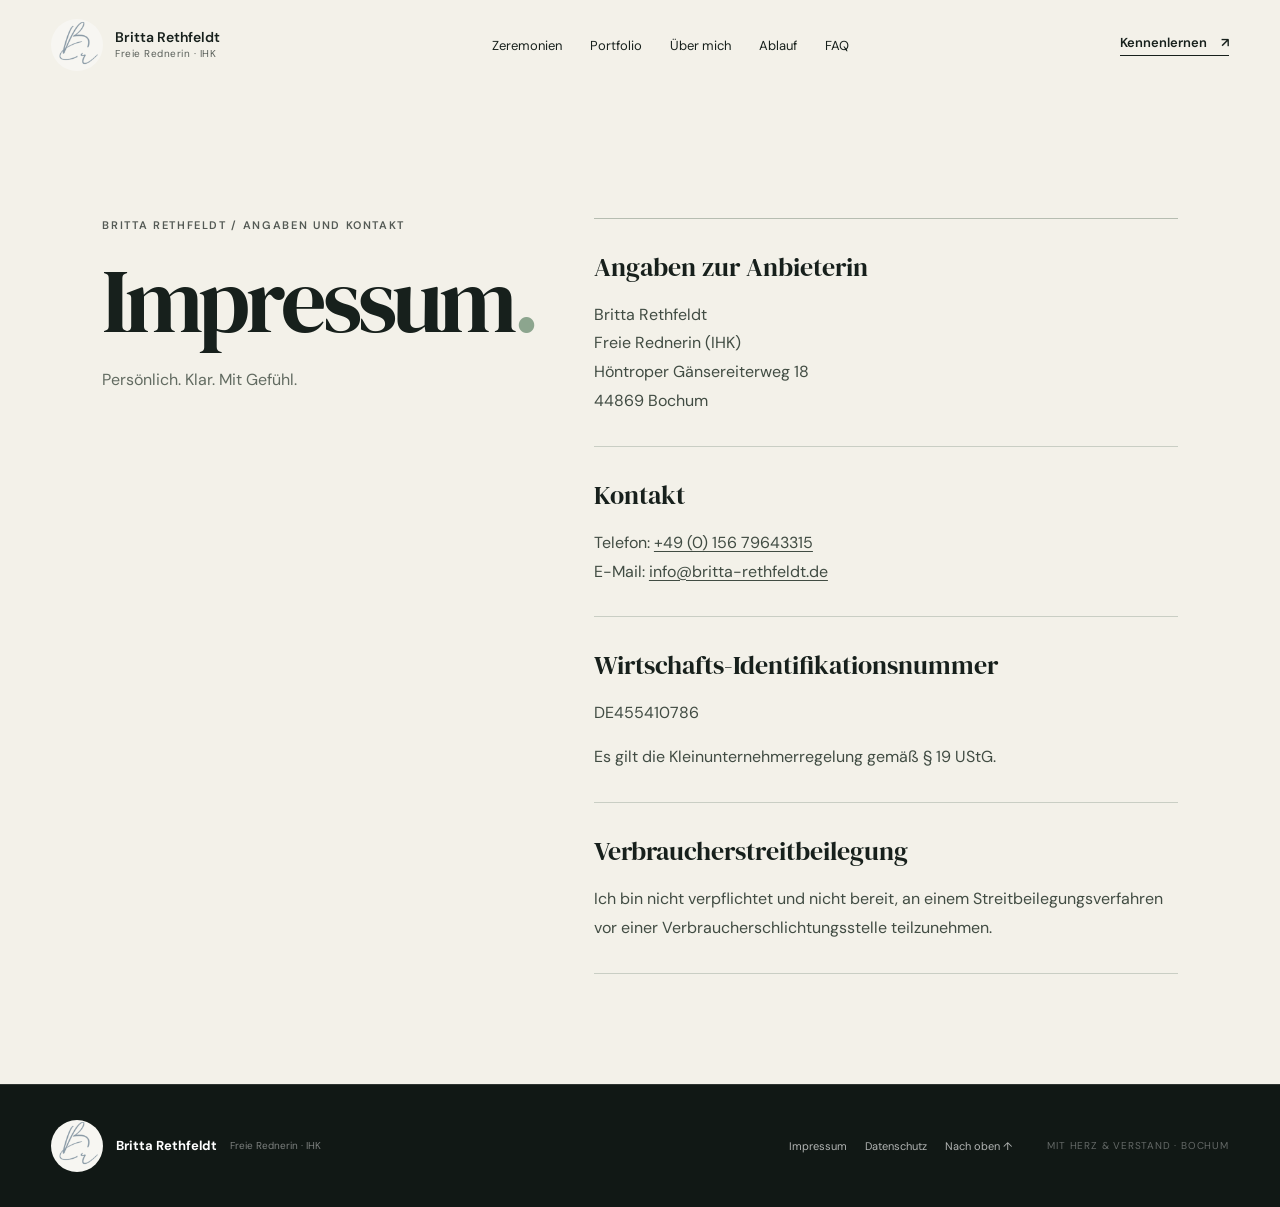
<file: impressum.html>
<!doctype html>
<html lang="de"><head><meta charset="utf-8"><meta name="viewport" content="width=device-width,initial-scale=1,viewport-fit=cover"><meta name="theme-color" content="#17201c"><title>Impressum · Britta Rethfeldt</title><meta name="robots" content="noindex"><link rel="stylesheet" href="styles.css"></head><body class="legal-body">
  <div class="progress" aria-hidden="true"><i></i></div>
  <header class="site-header" data-header>
    <a class="brand" href="index.html#top" aria-label="Britta Rethfeldt – Startseite"><span class="brand-mark logo-frame"><img src="assets/images/britta-logo-original.png" alt="" width="1080" height="1080"></span><span class="brand-copy"><strong>Britta Rethfeldt</strong><small>Freie Rednerin · IHK</small></span></a>
    <nav class="desktop-nav" aria-label="Hauptnavigation"><a href="index.html#zeremonien">Zeremonien</a><a href="portfolio.html">Portfolio</a><a href="ueber-mich.html">Über mich</a><a href="index.html#ablauf">Ablauf</a><a href="index.html#faq">FAQ</a></nav>
    <a class="header-cta" href="index.html#kontakt">Kennenlernen <span>↗</span></a>
    <button class="menu-toggle" type="button" aria-expanded="false" aria-controls="mobile-menu" data-menu-toggle><span></span><span></span><span></span><b class="sr-only">Menü öffnen</b></button>
  </header>
  <nav class="mobile-menu" id="mobile-menu" aria-label="Mobile Navigation" data-mobile-menu><a href="index.html#zeremonien">Zeremonien</a><a href="portfolio.html">Portfolio</a><a href="ueber-mich.html">Über mich</a><a href="index.html#ablauf">Ablauf</a><a href="index.html#faq">FAQ</a><a href="index.html#kontakt">Gespräch anfragen ↗</a></nav>

<main id="top" class="legal-page"><div class="legal-heading"><p class="eyebrow">Britta Rethfeldt / Angaben und Kontakt</p><h1>Impressum<span>.</span></h1><p>Persönlich. Klar. Mit Gefühl.</p></div><article class="legal-content"><section><h2>Angaben zur Anbieterin</h2><p>Britta Rethfeldt<br>Freie Rednerin (IHK)<br>Höntroper Gänsereiterweg 18<br>44869 Bochum</p></section>
<section><h2>Kontakt</h2><p>Telefon: <a href="tel:+4915679643315">+49 (0) 156 79643315</a><br>E-Mail: <a href="mailto:info@britta-rethfeldt.de">info@britta-rethfeldt.de</a></p></section>
<section><h2>Wirtschafts-Identifikationsnummer</h2><p>DE455410786</p><p>Es gilt die Kleinunternehmerregelung gemäß § 19 UStG.</p></section>
<section><h2>Verbraucherstreitbeilegung</h2><p>Ich bin nicht verpflichtet und nicht bereit, an einem Streitbeilegungsverfahren vor einer Verbraucherschlichtungsstelle teilzunehmen.</p></section>
</article></main>  <footer><div class="footer-brand"><span class="footer-logo logo-frame"><img src="assets/images/britta-logo-original.png" alt="" width="1080" height="1080"></span><strong>Britta Rethfeldt</strong><small>Freie Rednerin · IHK</small></div><div class="footer-links"><a href="impressum.html">Impressum</a><a href="datenschutz.html">Datenschutz</a><a href="#top">Nach oben ↑</a></div><p>Mit Herz & Verstand · Bochum</p></footer>
<script src="script.js"></script></body></html>
</file>
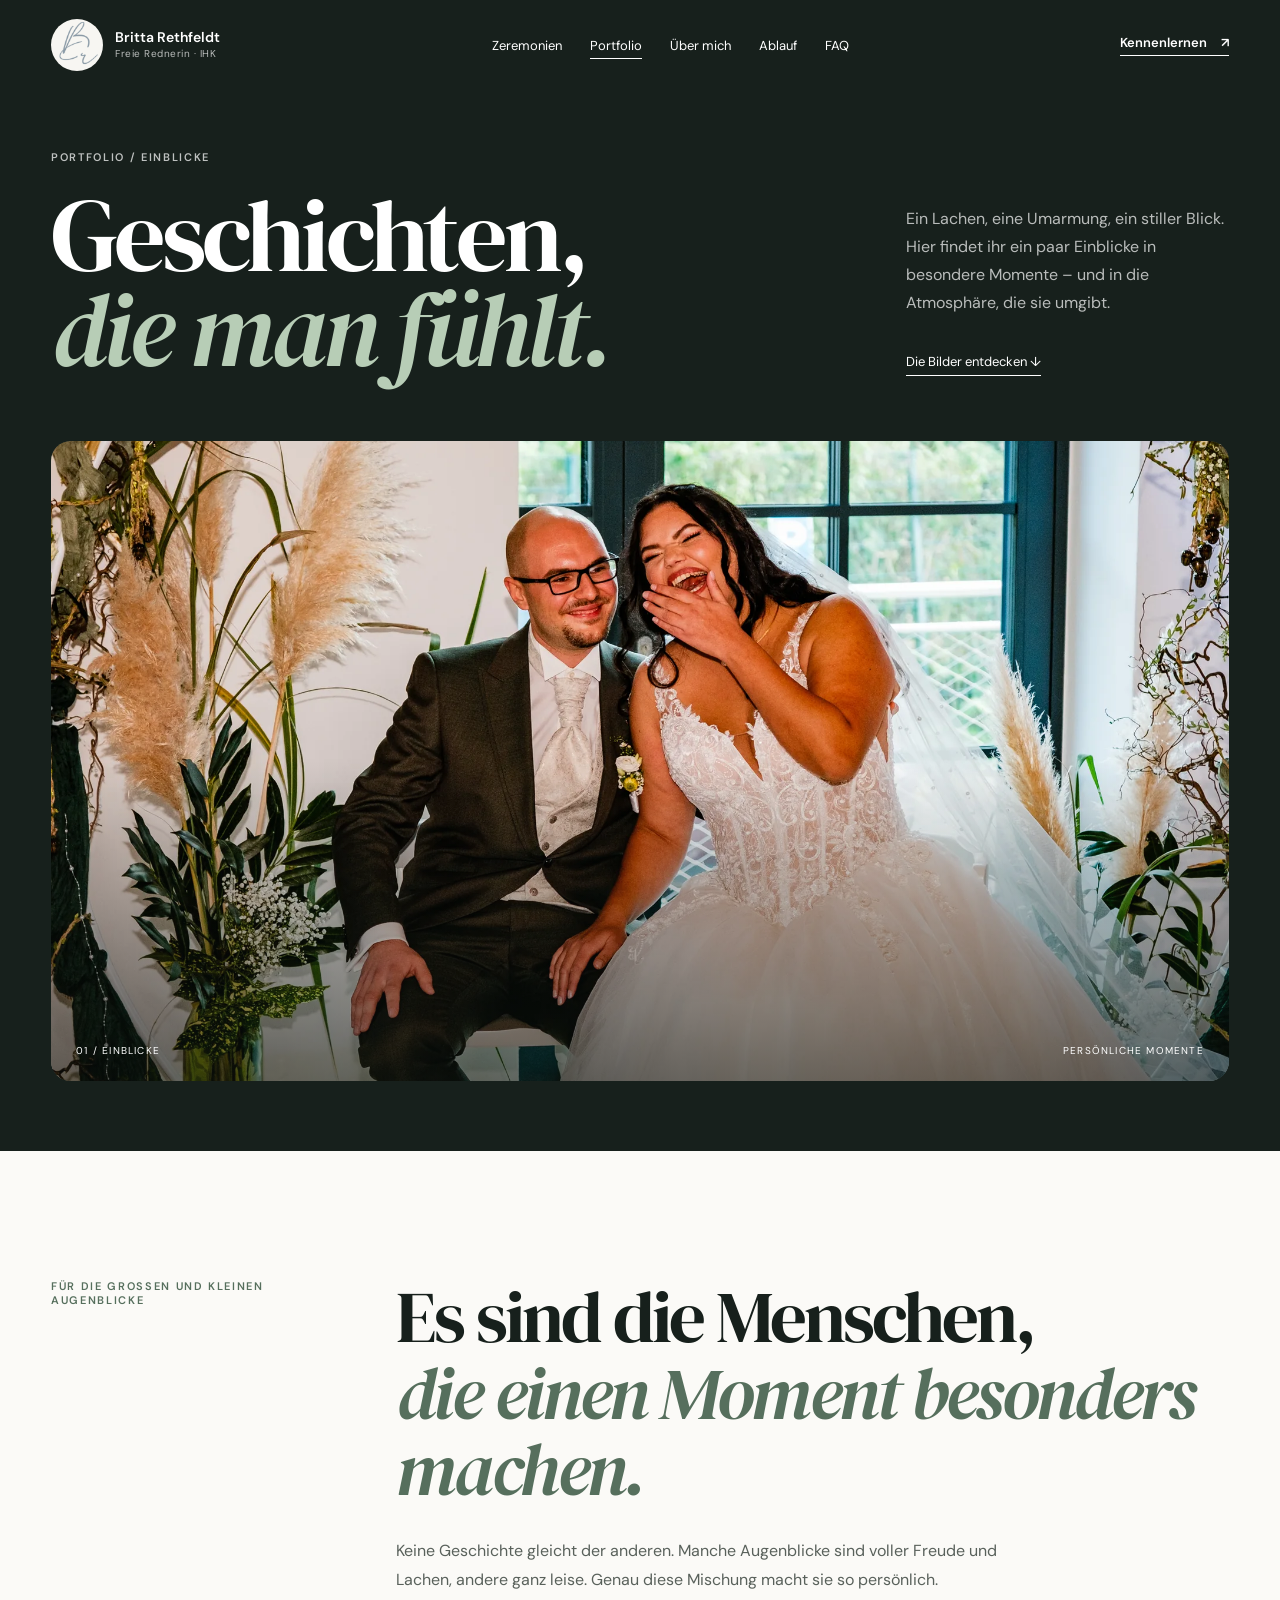
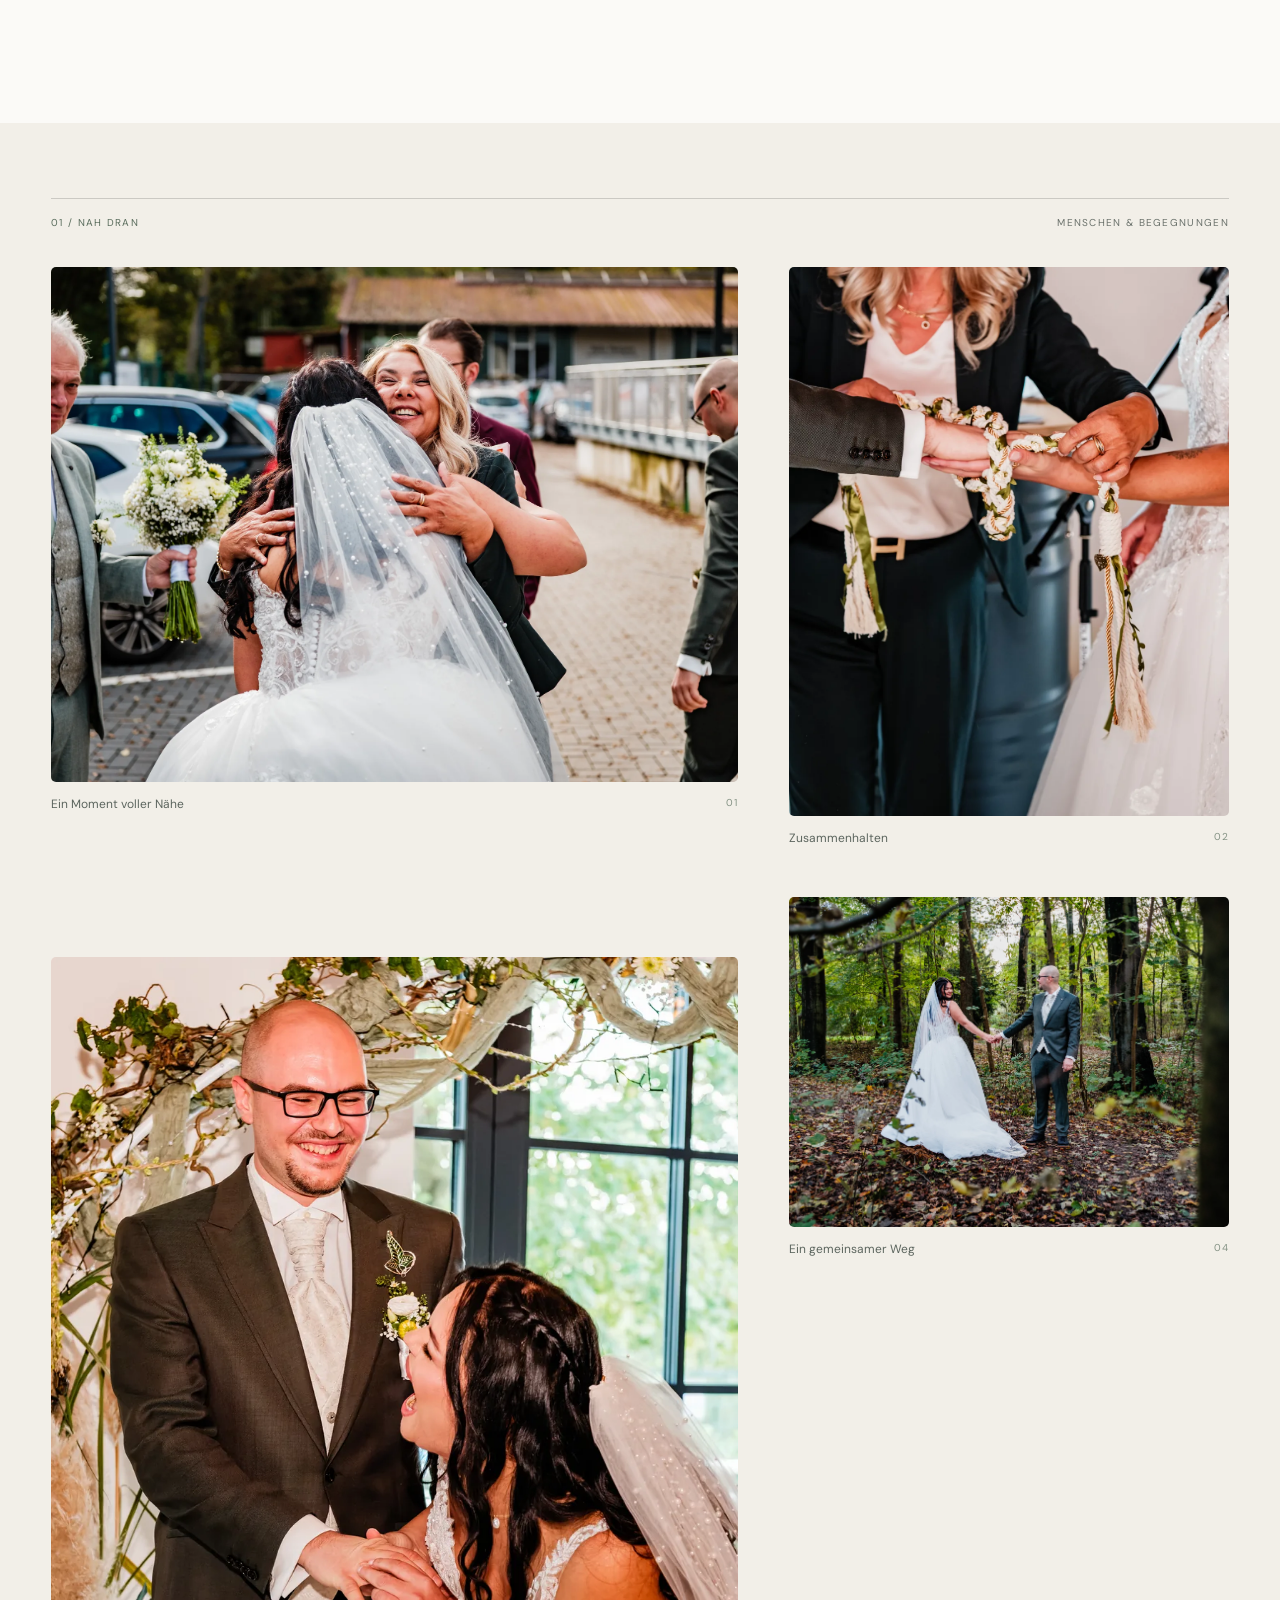
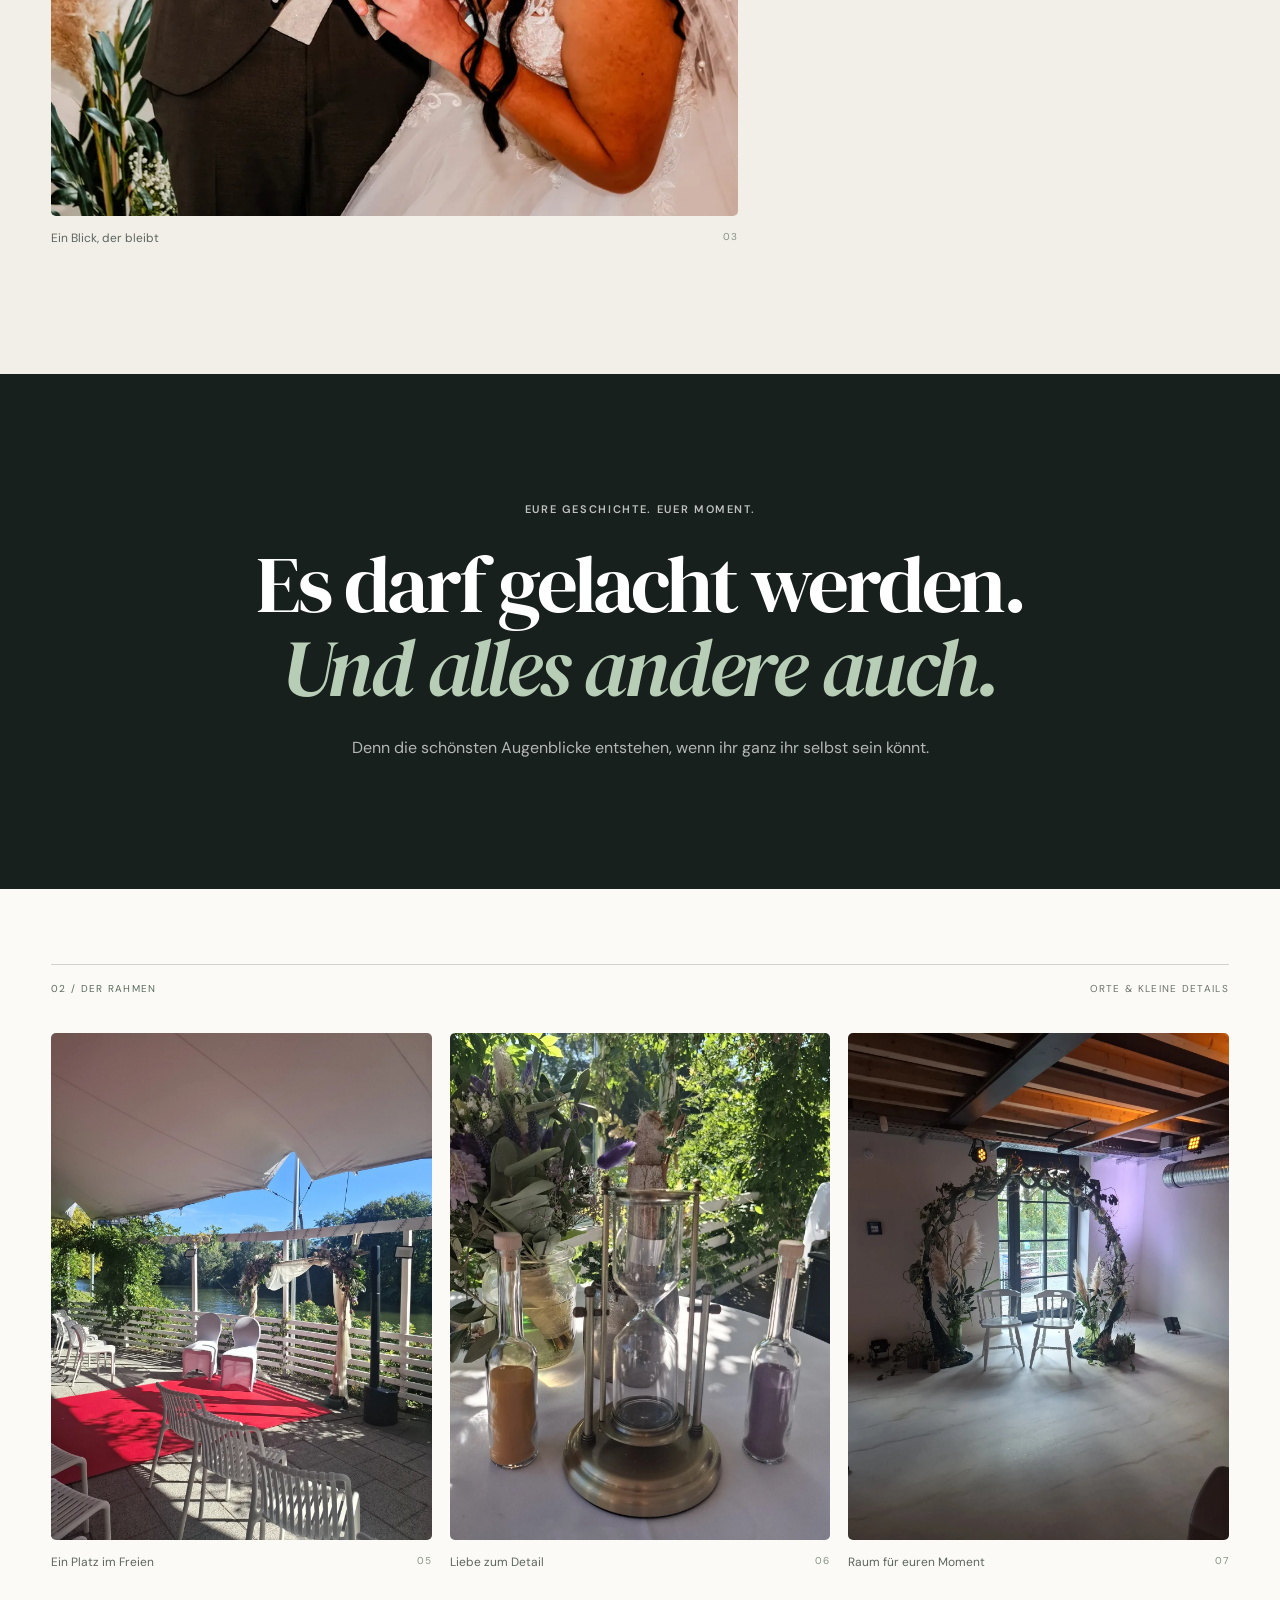
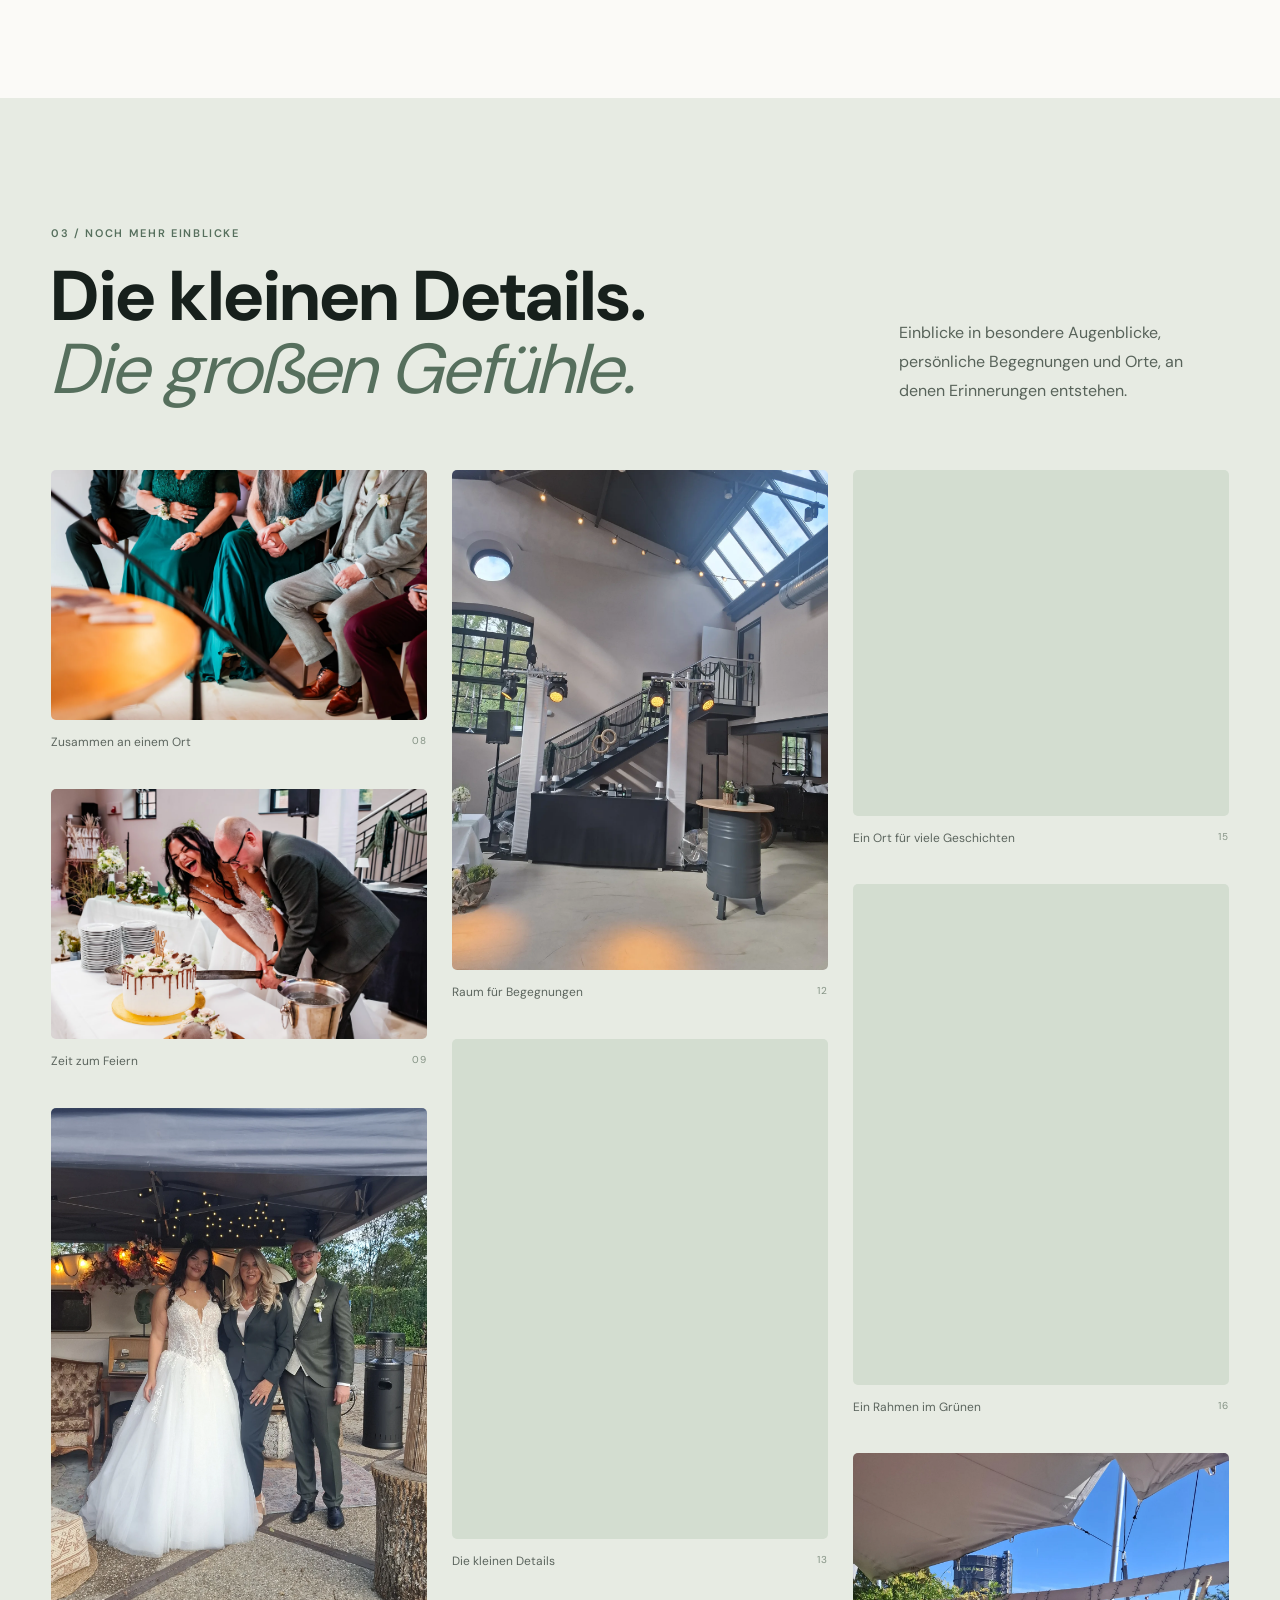
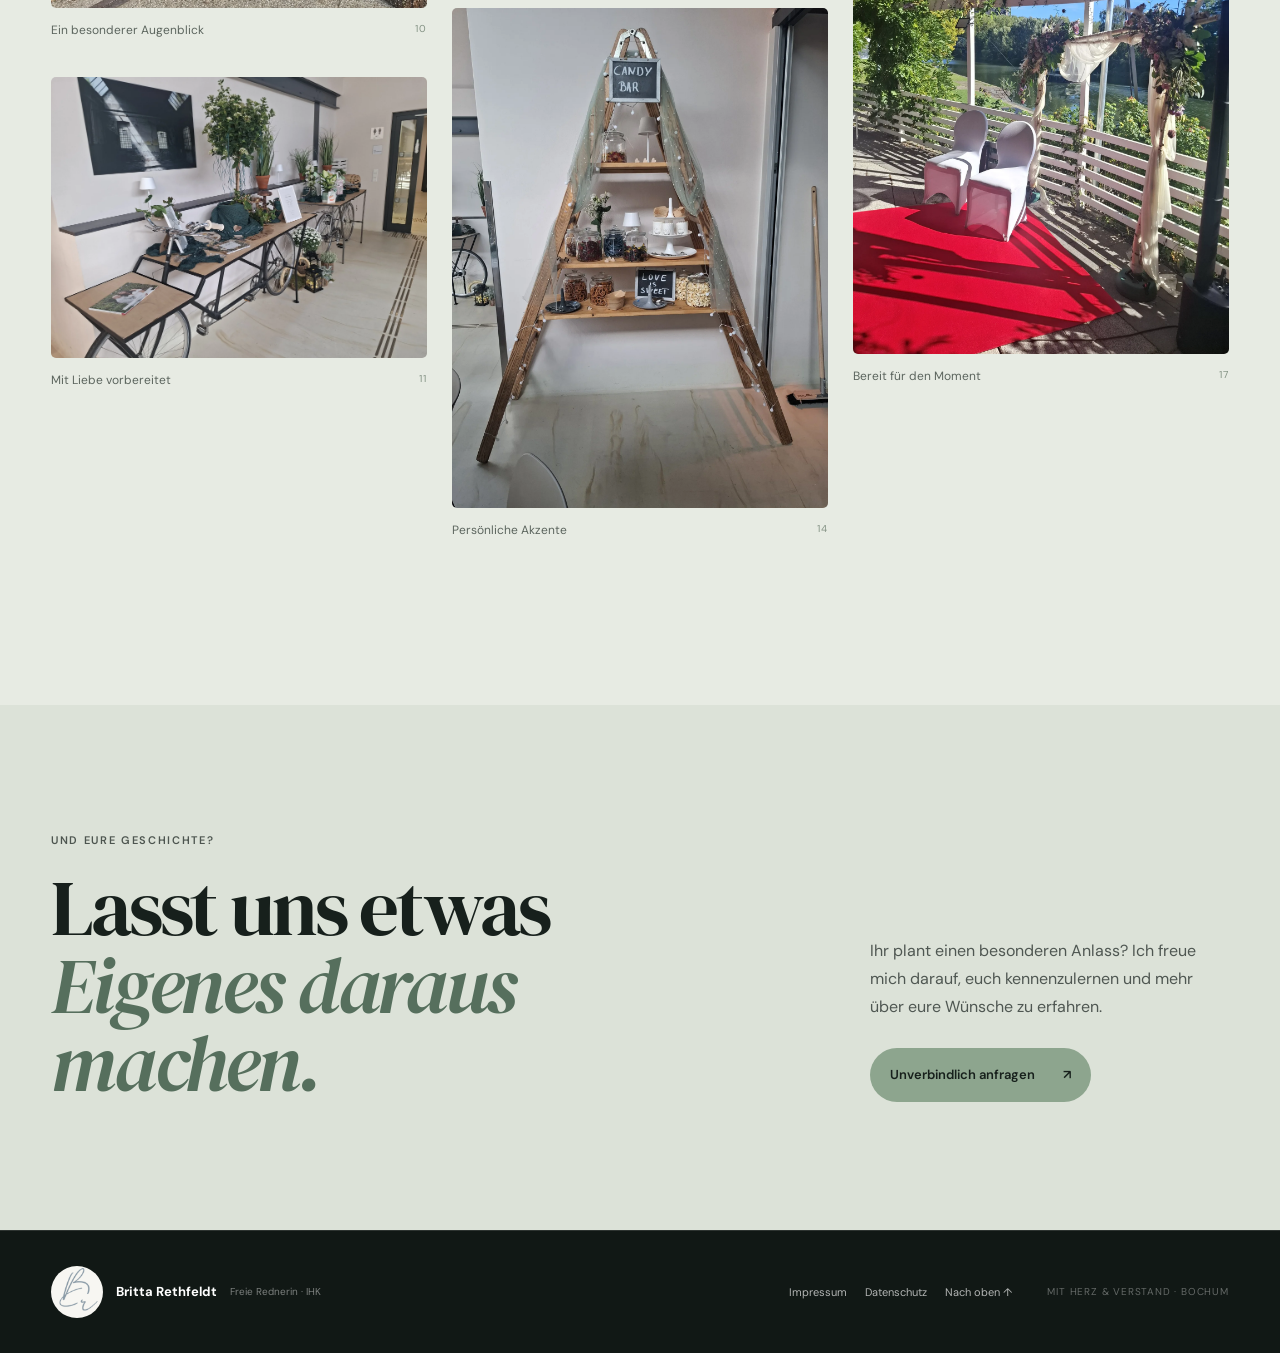
<file: portfolio.html>
<!doctype html>
<html lang="de">
<head>
  <meta charset="utf-8">
  <meta name="viewport" content="width=device-width,initial-scale=1,viewport-fit=cover">
  <meta name="theme-color" content="#17201c">
  <title>Portfolio · Britta Rethfeldt, freie Rednerin</title>
  <meta name="description" content="Einblicke in persönliche Trauungen und besondere Augenblicke mit Britta Rethfeldt, freie Rednerin aus Bochum.">
  <link rel="stylesheet" href="styles.css">
  <link rel="stylesheet" href="variant.css">
</head>
<body>
  <div class="progress" aria-hidden="true"><i></i></div>
  <header class="site-header" data-header>
    <a class="brand" href="index.html#top" aria-label="Britta Rethfeldt – Startseite"><span class="brand-mark logo-frame"><img src="assets/images/britta-logo-original.png" alt="" width="1080" height="1080"></span><span class="brand-copy"><strong>Britta Rethfeldt</strong><small>Freie Rednerin · IHK</small></span></a>
    <nav class="desktop-nav" aria-label="Hauptnavigation"><a href="index.html#zeremonien">Zeremonien</a><a href="portfolio.html" aria-current="page">Portfolio</a><a href="ueber-mich.html">Über mich</a><a href="index.html#ablauf">Ablauf</a><a href="index.html#faq">FAQ</a></nav>
    <a class="header-cta" href="index.html#kontakt">Kennenlernen <span>↗</span></a>
    <button class="menu-toggle" type="button" aria-expanded="false" aria-controls="mobile-menu" data-menu-toggle><span></span><span></span><span></span><b class="sr-only">Menü öffnen</b></button>
  </header>
  <nav class="mobile-menu" id="mobile-menu" aria-label="Mobile Navigation" data-mobile-menu><a href="index.html#zeremonien">Zeremonien</a><a href="portfolio.html" aria-current="page">Portfolio</a><a href="ueber-mich.html">Über mich</a><a href="index.html#ablauf">Ablauf</a><a href="index.html#faq">FAQ</a><a href="index.html#kontakt">Gespräch anfragen ↗</a></nav>

  <main id="top">
    <section class="portfolio-hero section-pad">
      <div class="portfolio-hero-copy" data-reveal>
        <p class="eyebrow">Portfolio / Einblicke</p>
        <h1>Geschichten,<br><em>die man fühlt.</em></h1>
        <p>Ein Lachen, eine Umarmung, ein stiller Blick. Hier findet ihr ein paar Einblicke in besondere Momente – und in die Atmosphäre, die sie umgibt.</p>
        <a class="text-link" href="#einblicke">Die Bilder entdecken <span>↓</span></a>
      </div>
      <figure class="portfolio-cover" data-reveal>
        <img src="assets/images/trauung-lachen.webp" alt="Ein Brautpaar lacht während seiner Trauung" width="2000" height="1335" fetchpriority="high">
        <figcaption><span>01 / Einblicke</span><span>Persönliche Momente</span></figcaption>
      </figure>
    </section>

    <section class="portfolio-intro section-pad" id="einblicke">
      <p class="eyebrow dark-eyebrow">Für die großen und kleinen Augenblicke</p>
      <div><h2>Es sind die Menschen,<br><em>die einen Moment besonders machen.</em></h2><p>Keine Geschichte gleicht der anderen. Manche Augenblicke sind voller Freude und Lachen, andere ganz leise. Genau diese Mischung macht sie so persönlich.</p></div>
    </section>

    <section class="portfolio-collection section-pad" aria-label="Bilder aus Trauungen und von Zeremonienorten">
      <div class="portfolio-section-heading"><span>01 / Nah dran</span><p>Menschen & Begegnungen</p></div>
      <div class="portfolio-grid portfolio-grid--moments">
        <figure class="portfolio-item p-wide" data-reveal><div class="portfolio-frame"><img src="assets/images/trauung-umarmung.webp" alt="Eine herzliche Umarmung nach einer Hochzeit" width="2000" height="1335" loading="lazy"></div><figcaption><span>Ein Moment voller Nähe</span><span>01</span></figcaption></figure>
        <figure class="portfolio-item p-narrow" data-reveal><div class="portfolio-frame"><img src="assets/images/trauung-haende.webp" alt="Hände eines Paares während einer Trauungszeremonie" width="2000" height="1335" loading="lazy"></div><figcaption><span>Zusammenhalten</span><span>02</span></figcaption></figure>
        <figure class="portfolio-item p-narrow p-offset" data-reveal><div class="portfolio-frame"><img src="assets/images/traumoment.webp" alt="Ein Brautpaar schaut sich während einer Zeremonie an" width="1800" height="1201" loading="lazy"></div><figcaption><span>Ein Blick, der bleibt</span><span>03</span></figcaption></figure>
        <figure class="portfolio-item p-wide" data-reveal><div class="portfolio-frame"><img src="assets/images/trauung-wald.webp" alt="Ein Brautpaar hält sich auf einem Waldweg an den Händen" width="2000" height="1335" loading="lazy"></div><figcaption><span>Ein gemeinsamer Weg</span><span>04</span></figcaption></figure>
      </div>
    </section>

    <section class="portfolio-interlude section-pad"><p class="eyebrow">Eure Geschichte. Euer Moment.</p><blockquote>Es darf gelacht werden.<br><em>Und alles andere auch.</em></blockquote><p>Denn die schönsten Augenblicke entstehen, wenn ihr ganz ihr selbst sein könnt.</p></section>

    <section class="portfolio-collection portfolio-collection--places section-pad" aria-label="Orte und Details">
      <div class="portfolio-section-heading"><span>02 / Der Rahmen</span><p>Orte & kleine Details</p></div>
      <div class="portfolio-grid portfolio-grid--places">
        <figure class="portfolio-item" data-reveal><div class="portfolio-frame"><img src="assets/images/zeremonie-draussen.webp" alt="Vorbereiteter Platz für eine Zeremonie im Freien" width="1350" height="1800" loading="lazy"></div><figcaption><span>Ein Platz im Freien</span><span>05</span></figcaption></figure>
        <figure class="portfolio-item" data-reveal><div class="portfolio-frame"><img src="assets/images/zeremonie-detail.webp" alt="Kerzen und Dekoration an einem Zeremonienplatz" width="1350" height="1800" loading="lazy"></div><figcaption><span>Liebe zum Detail</span><span>06</span></figcaption></figure>
        <figure class="portfolio-item" data-reveal><div class="portfolio-frame"><img src="assets/images/zeremonie-raum.webp" alt="Vorbereiteter Raum mit Stühlen und einem geschmückten Bogen" width="1350" height="1800" loading="lazy"></div><figcaption><span>Raum für euren Moment</span><span>07</span></figcaption></figure>
      </div>
    </section>

    <section class="portfolio-more section-pad" aria-label="Weitere Einblicke in Momente und Orte"><div class="portfolio-more-heading"><div><p class="eyebrow dark-eyebrow">03 / Noch mehr Einblicke</p><h2>Die kleinen Details.<br><em>Die großen Gefühle.</em></h2></div><p>Einblicke in besondere Augenblicke, persönliche Begegnungen und Orte, an denen Erinnerungen entstehen.</p></div><div class="portfolio-more-grid"><figure class="portfolio-item more-photo" data-reveal><div class="more-photo-frame"><img src="assets/images/zeremonie-gaeste.webp" alt="Gäste sitzen nebeneinander während einer Zeremonie" width="1800" height="1202" loading="lazy" decoding="async"></div><figcaption><span>Zusammen an einem Ort</span><span>08</span></figcaption></figure><figure class="portfolio-item more-photo" data-reveal><div class="more-photo-frame"><img src="assets/images/hochzeitstorte.webp" alt="Ein Paar schneidet gemeinsam seine Hochzeitstorte an" width="1800" height="1202" loading="lazy" decoding="async"></div><figcaption><span>Zeit zum Feiern</span><span>09</span></figcaption></figure><figure class="portfolio-item more-photo" data-reveal><div class="more-photo-frame"><img src="assets/images/trauung-festlich.webp" alt="Ein Brautpaar steht gemeinsam mit einer weiteren Person im Freien" width="1350" height="1800" loading="lazy" decoding="async"></div><figcaption><span>Ein besonderer Augenblick</span><span>10</span></figcaption></figure><figure class="portfolio-item more-photo" data-reveal><div class="more-photo-frame"><img src="assets/images/tafel-dekoration.webp" alt="Festlich dekorierter Tisch mit Blumen und Kerzen" width="1800" height="1350" loading="lazy" decoding="async"></div><figcaption><span>Mit Liebe vorbereitet</span><span>11</span></figcaption></figure><figure class="portfolio-item more-photo" data-reveal><div class="more-photo-frame"><img src="assets/images/feierraum-lichter.webp" alt="Ein heller Raum mit Lichterketten und gedeckten Tischen" width="1350" height="1800" loading="lazy" decoding="async"></div><figcaption><span>Raum für Begegnungen</span><span>12</span></figcaption></figure><figure class="portfolio-item more-photo" data-reveal><div class="more-photo-frame"><img src="assets/images/festtafel.webp" alt="Festlich eingedeckter Tisch mit Blumen" width="1350" height="1800" loading="lazy" decoding="async"></div><figcaption><span>Die kleinen Details</span><span>13</span></figcaption></figure><figure class="portfolio-item more-photo" data-reveal><div class="more-photo-frame"><img src="assets/images/details-regal.webp" alt="Dekoratives Holzregal mit Erinnerungsstücken" width="1350" height="1800" loading="lazy" decoding="async"></div><figcaption><span>Persönliche Akzente</span><span>14</span></figcaption></figure><figure class="portfolio-item more-photo" data-reveal><div class="more-photo-frame"><img src="assets/images/festsaal.webp" alt="Reihen von gedeckten Tischen in einem großen Saal" width="1800" height="1661" loading="lazy" decoding="async"></div><figcaption><span>Ein Ort für viele Geschichten</span><span>15</span></figcaption></figure><figure class="portfolio-item more-photo" data-reveal><div class="more-photo-frame"><img src="assets/images/zeremoniebogen.webp" alt="Zeremoniebogen im Grünen mit weißem Stoff" width="1350" height="1800" loading="lazy" decoding="async"></div><figcaption><span>Ein Rahmen im Grünen</span><span>16</span></figcaption></figure><figure class="portfolio-item more-photo" data-reveal><div class="more-photo-frame"><img src="assets/images/trauplatz-rot.webp" alt="Vorbereiteter Zeremonieplatz mit rotem Teppich" width="1350" height="1800" loading="lazy" decoding="async"></div><figcaption><span>Bereit für den Moment</span><span>17</span></figcaption></figure></div></section>
    <section class="portfolio-cta section-pad"><div><p class="eyebrow">Und eure Geschichte?</p><h2>Lasst uns etwas<br><em>Eigenes daraus machen.</em></h2></div><div><p>Ihr plant einen besonderen Anlass? Ich freue mich darauf, euch kennenzulernen und mehr über eure Wünsche zu erfahren.</p><a class="button button-primary" href="index.html#kontakt">Unverbindlich anfragen <span>↗</span></a></div></section>
  </main>
  <footer><div class="footer-brand"><span class="footer-logo logo-frame"><img src="assets/images/britta-logo-original.png" alt="" width="1080" height="1080"></span><strong>Britta Rethfeldt</strong><small>Freie Rednerin · IHK</small></div><div class="footer-links"><a href="impressum.html">Impressum</a><a href="datenschutz.html">Datenschutz</a><a href="#top">Nach oben ↑</a></div><p>Mit Herz & Verstand · Bochum</p></footer>
  <script src="script.js"></script>
  <script src="experience.js"></script>
</body>
</html>
</file>
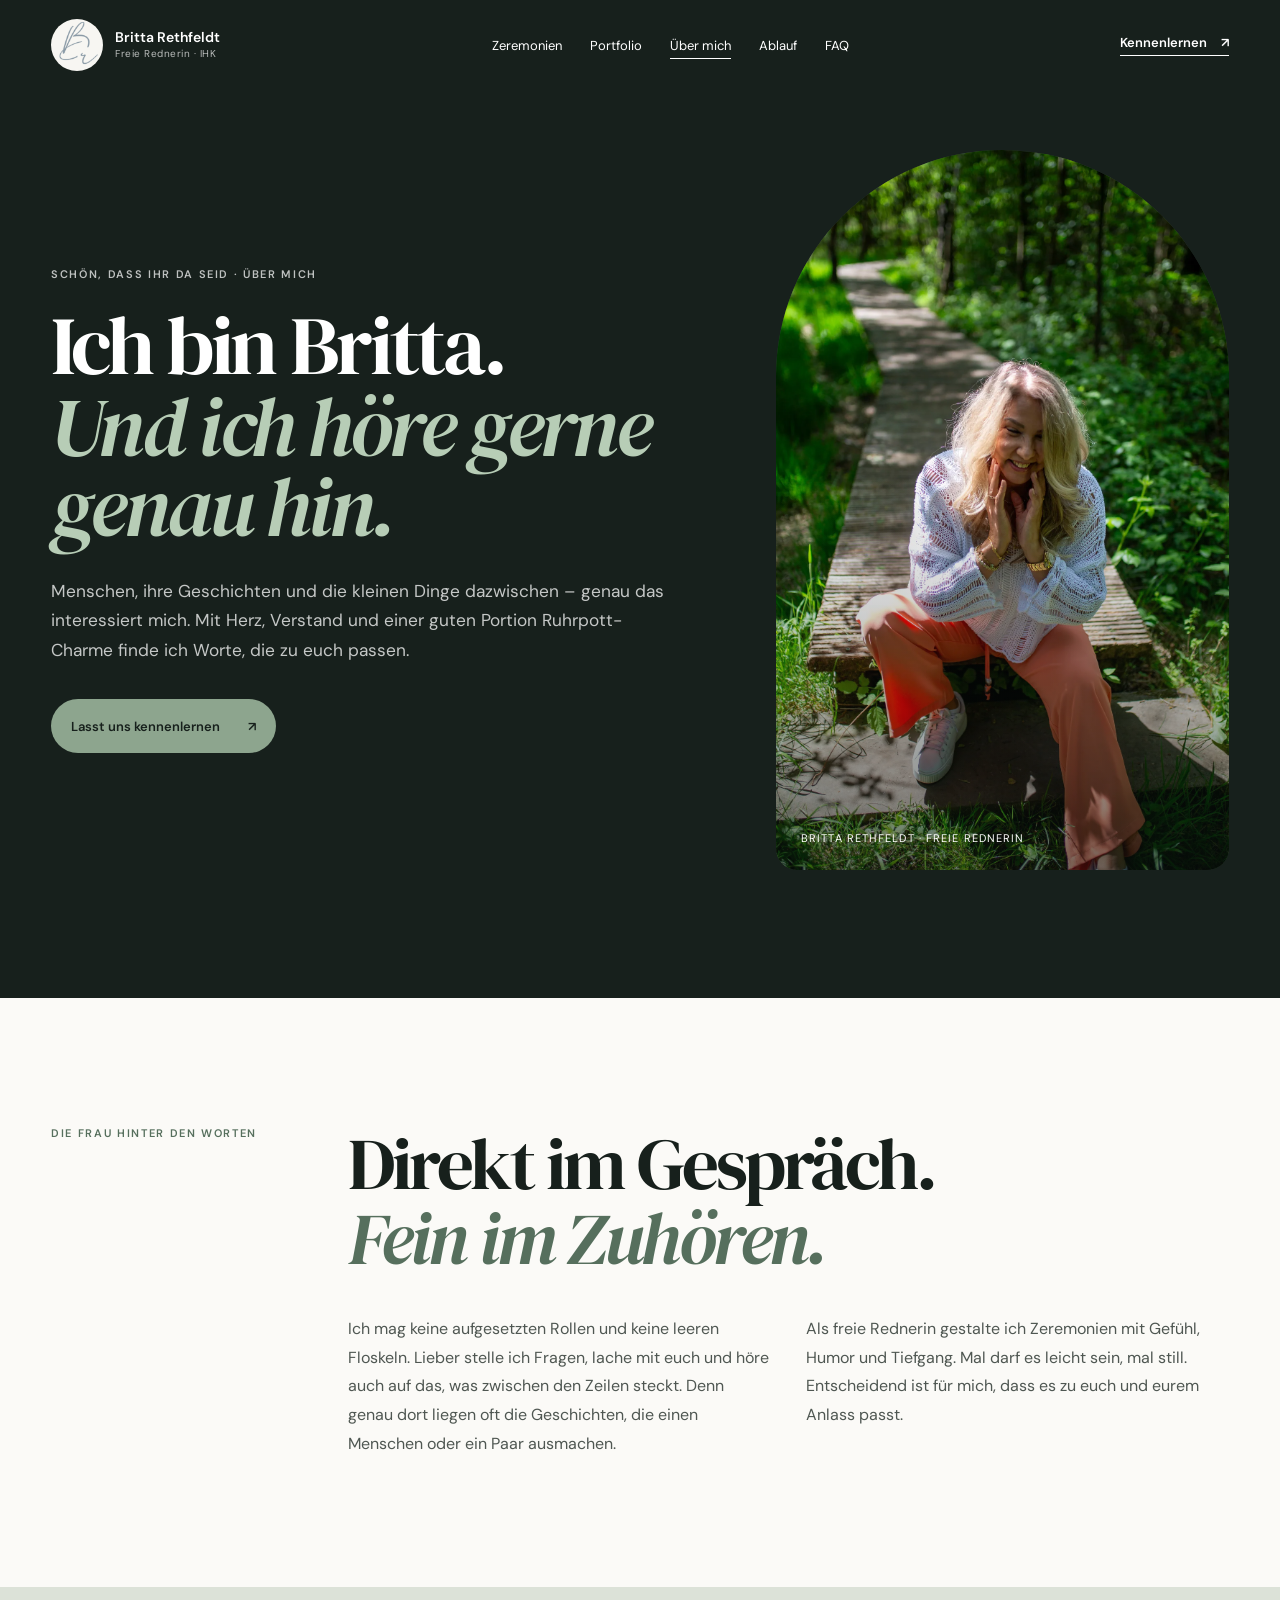
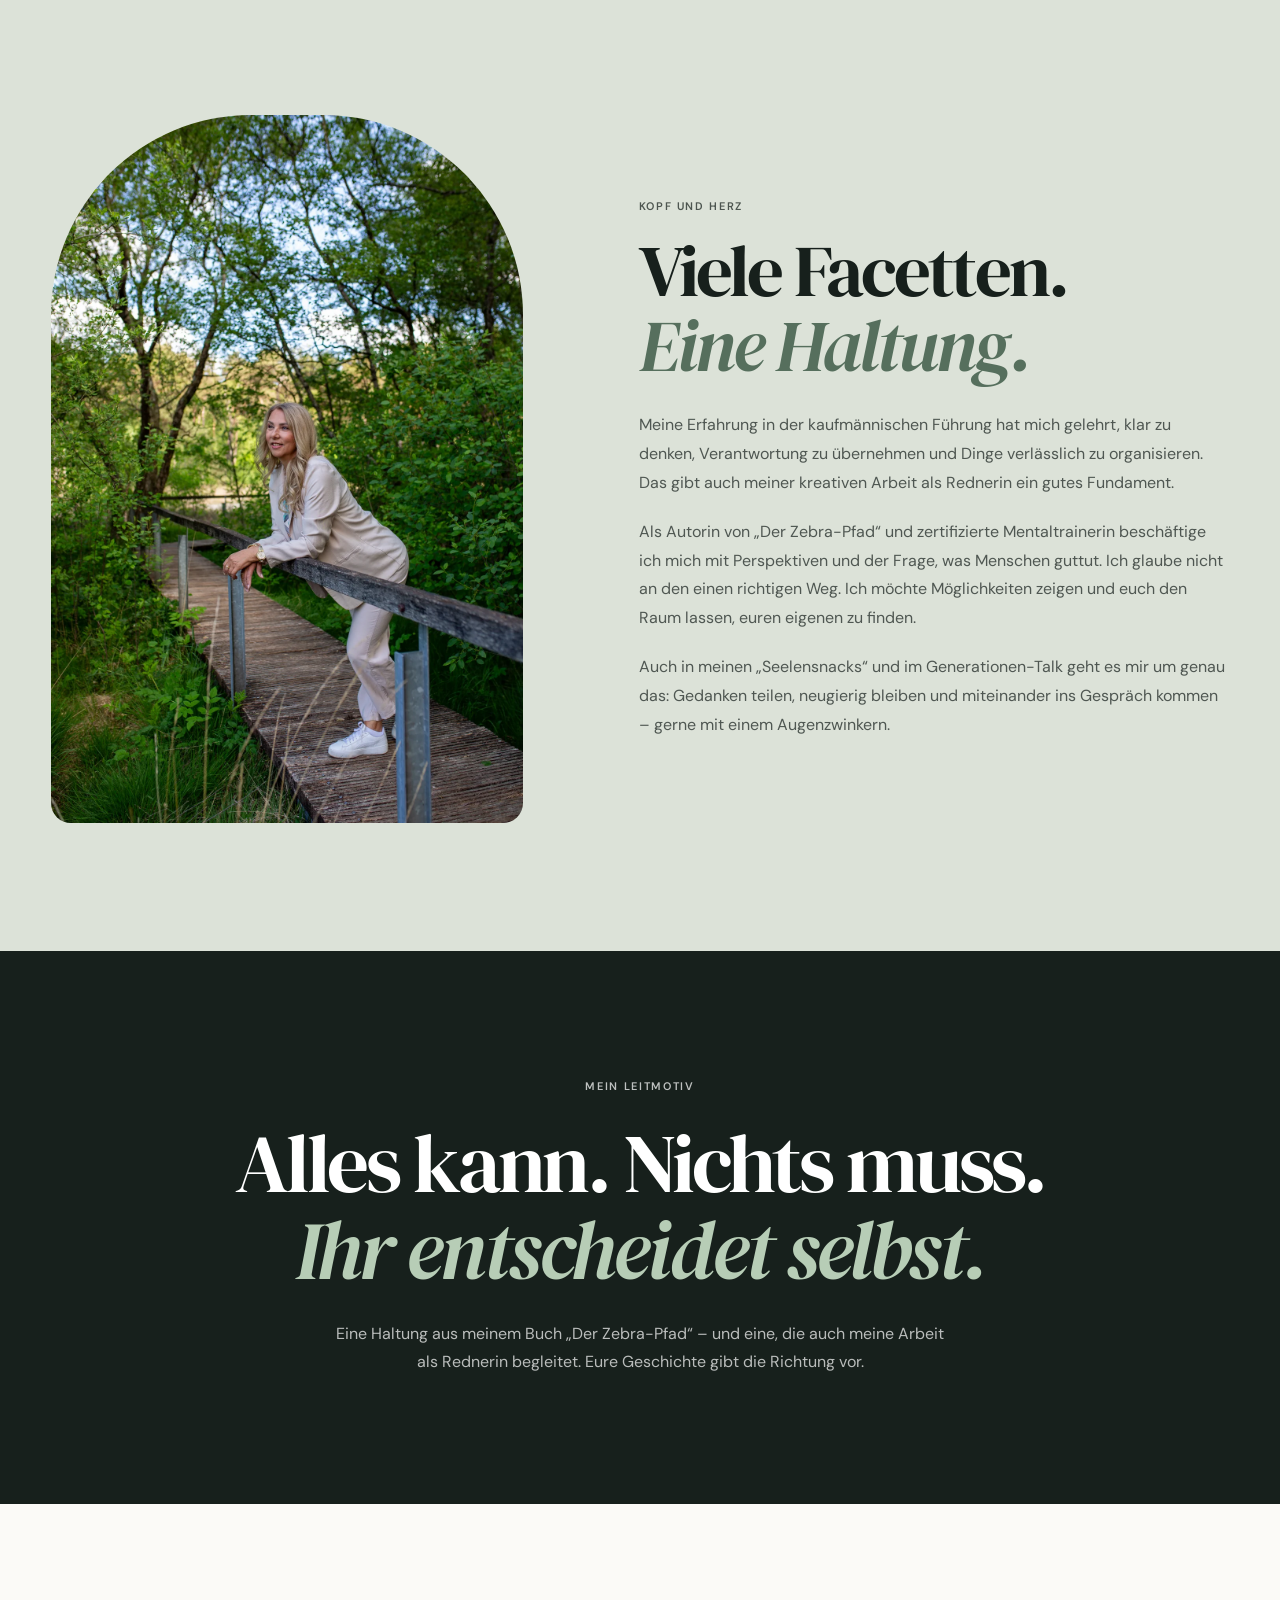
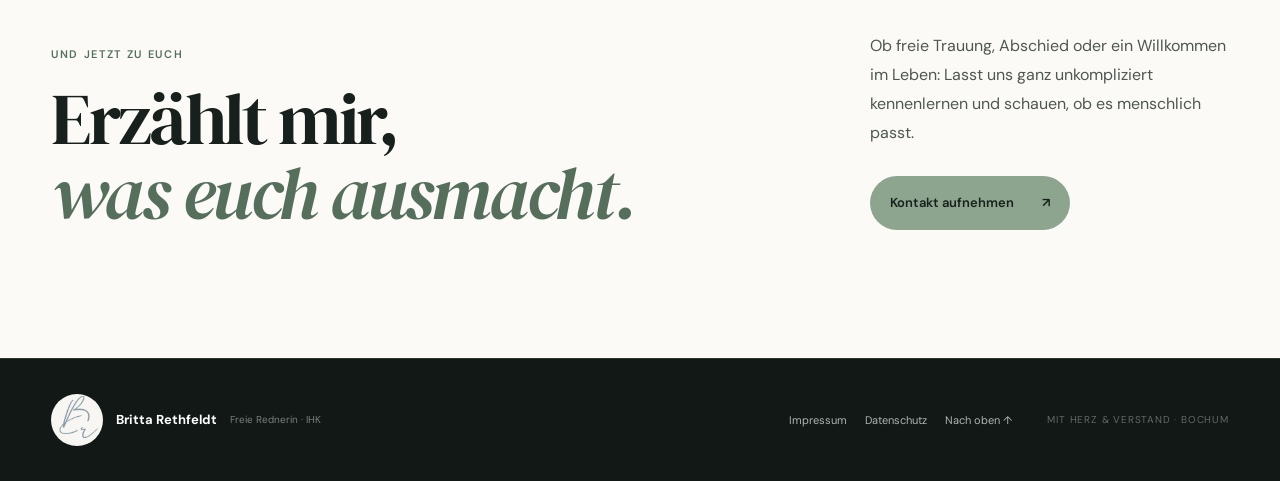
<file: ueber-mich.html>
<!doctype html>
<html lang="de">
<head>
  <meta charset="utf-8">
  <meta name="viewport" content="width=device-width,initial-scale=1,viewport-fit=cover">
  <meta name="theme-color" content="#17201c">
  <title>Über mich · Britta Rethfeldt, freie Rednerin</title>
  <meta name="description" content="Lernt Britta Rethfeldt kennen: freie Rednerin aus Bochum mit Herz, Verstand und Ruhrpott-Charme.">
  <link rel="stylesheet" href="styles.css">
  <link rel="stylesheet" href="variant.css">
</head>
<body>
  <div class="progress" aria-hidden="true"><i></i></div>
  <header class="site-header" data-header>
    <a class="brand" href="index.html#top" aria-label="Britta Rethfeldt – Startseite"><span class="brand-mark logo-frame"><img src="assets/images/britta-logo-original.png" alt="" width="1080" height="1080"></span><span class="brand-copy"><strong>Britta Rethfeldt</strong><small>Freie Rednerin · IHK</small></span></a>
    <nav class="desktop-nav" aria-label="Hauptnavigation"><a href="index.html#zeremonien">Zeremonien</a><a href="portfolio.html">Portfolio</a><a href="ueber-mich.html" aria-current="page">Über mich</a><a href="index.html#ablauf">Ablauf</a><a href="index.html#faq">FAQ</a></nav>
    <a class="header-cta" href="index.html#kontakt">Kennenlernen <span>↗</span></a>
    <button class="menu-toggle" type="button" aria-expanded="false" aria-controls="mobile-menu" data-menu-toggle><span></span><span></span><span></span><b class="sr-only">Menü öffnen</b></button>
  </header>
  <nav class="mobile-menu" id="mobile-menu" aria-label="Mobile Navigation" data-mobile-menu><a href="index.html#zeremonien">Zeremonien</a><a href="portfolio.html">Portfolio</a><a href="ueber-mich.html" aria-current="page">Über mich</a><a href="index.html#ablauf">Ablauf</a><a href="index.html#faq">FAQ</a><a href="index.html#kontakt">Gespräch anfragen ↗</a></nav>

  <main id="top">
    <section class="bio-hero section-pad">
      <div class="bio-hero-copy" data-reveal>
        <p class="eyebrow">Schön, dass ihr da seid · Über mich</p>
        <h1>Ich bin Britta.<br><em>Und ich höre gerne genau hin.</em></h1>
        <p>Menschen, ihre Geschichten und die kleinen Dinge dazwischen – genau das interessiert mich. Mit Herz, Verstand und einer guten Portion Ruhrpott-Charme finde ich Worte, die zu euch passen.</p>
        <a class="button button-primary" href="index.html#kontakt">Lasst uns kennenlernen <span>↗</span></a>
      </div>
      <figure class="bio-hero-photo" data-reveal><img src="assets/images/britta-persoenlich.webp?v=20261103c" alt="Britta Rethfeldt lacht entspannt im Grünen, in heller Strickjacke" width="1333" height="2000" fetchpriority="high"><figcaption>Britta Rethfeldt · Freie Rednerin</figcaption></figure>
    </section>

    <section class="bio-intro section-pad">
      <p class="eyebrow dark-eyebrow">Die Frau hinter den Worten</p>
      <div><h2>Direkt im Gespräch.<br><em>Fein im Zuhören.</em></h2><div class="bio-text"><p>Ich mag keine aufgesetzten Rollen und keine leeren Floskeln. Lieber stelle ich Fragen, lache mit euch und höre auch auf das, was zwischen den Zeilen steckt. Denn genau dort liegen oft die Geschichten, die einen Menschen oder ein Paar ausmachen.</p><p>Als freie Rednerin gestalte ich Zeremonien mit Gefühl, Humor und Tiefgang. Mal darf es leicht sein, mal still. Entscheidend ist für mich, dass es zu euch und eurem Anlass passt.</p></div></div>
    </section>

    <section class="bio-path section-pad">
      <div class="bio-path-image bio-path-image--bridge" data-reveal><img src="assets/images/britta-bruecke.webp?v=20261103f" alt="Britta Rethfeldt in voller Ansicht auf einer Holzbrücke im Grünen" width="1024" height="1536" loading="lazy" decoding="async"></div>
      <div class="bio-path-copy" data-reveal><p class="eyebrow">Kopf und Herz</p><h2>Viele Facetten.<br><em>Eine Haltung.</em></h2><p>Meine Erfahrung in der kaufmännischen Führung hat mich gelehrt, klar zu denken, Verantwortung zu übernehmen und Dinge verlässlich zu organisieren. Das gibt auch meiner kreativen Arbeit als Rednerin ein gutes Fundament.</p><p>Als Autorin von „Der Zebra-Pfad“ und zertifizierte Mentaltrainerin beschäftige ich mich mit Perspektiven und der Frage, was Menschen guttut. Ich glaube nicht an den einen richtigen Weg. Ich möchte Möglichkeiten zeigen und euch den Raum lassen, euren eigenen zu finden.</p><p>Auch in meinen „Seelensnacks“ und im Generationen-Talk geht es mir um genau das: Gedanken teilen, neugierig bleiben und miteinander ins Gespräch kommen – gerne mit einem Augenzwinkern.</p></div>
    </section>

    <section class="bio-belief section-pad"><p class="eyebrow">Mein Leitmotiv</p><blockquote>Alles kann. Nichts muss.<br><em>Ihr entscheidet selbst.</em></blockquote><p>Eine Haltung aus meinem Buch „Der Zebra-Pfad“ – und eine, die auch meine Arbeit als Rednerin begleitet. Eure Geschichte gibt die Richtung vor.</p></section>

    <section class="bio-end section-pad"><div><p class="eyebrow dark-eyebrow">Und jetzt zu euch</p><h2>Erzählt mir,<br><em>was euch ausmacht.</em></h2></div><div><p>Ob freie Trauung, Abschied oder ein Willkommen im Leben: Lasst uns ganz unkompliziert kennenlernen und schauen, ob es menschlich passt.</p><a class="button button-primary" href="index.html#kontakt">Kontakt aufnehmen <span>↗</span></a></div></section>
  </main>

  <footer><div class="footer-brand"><span class="footer-logo logo-frame"><img src="assets/images/britta-logo-original.png" alt="" width="1080" height="1080"></span><strong>Britta Rethfeldt</strong><small>Freie Rednerin · IHK</small></div><div class="footer-links"><a href="impressum.html">Impressum</a><a href="datenschutz.html">Datenschutz</a><a href="#top">Nach oben ↑</a></div><p>Mit Herz & Verstand · Bochum</p></footer>
  <script src="script.js"></script>
  <script src="experience.js"></script>
</body>
</html>
</file>
<file: styles.css>
@font-face{font-family:"DM Sans";src:url("assets/fonts/dm-sans.ttf") format("truetype");font-style:normal;font-weight:100 1000;font-display:swap}
@font-face{font-family:"DM Serif Display";src:url("assets/fonts/dm-serif-regular.ttf") format("truetype");font-style:normal;font-weight:400;font-display:swap}
@font-face{font-family:"DM Serif Display";src:url("assets/fonts/dm-serif-italic.ttf") format("truetype");font-style:italic;font-weight:400;font-display:swap}
:root{
  --ink:#17201c;
  --cream:#f2efe8;
  --paper:#fbfaf7;
  --sage:#8da58e;
  --sage-deep:#566f5d;
  --sand:#d9c4a7;
  --line:rgba(23,32,28,.18);
  --white:#fff;
  --serif:"DM Serif Display",Georgia,serif;
  --sans:"DM Sans",Arial,sans-serif;
  --pad:clamp(22px,4vw,68px);
  --radius:28px;
  --ease:cubic-bezier(.22,1,.36,1);
}
*{box-sizing:border-box;margin:0;padding:0}
html{scroll-behavior:smooth;background:var(--cream)}
body{font-family:var(--sans);color:var(--ink);background:var(--cream);overflow-x:hidden;-webkit-font-smoothing:antialiased}
a{color:inherit;text-decoration:none}button,input,textarea,select{font:inherit;color:inherit}button{background:none;border:0}.sr-only{position:absolute;width:1px;height:1px;padding:0;margin:-1px;overflow:hidden;clip:rect(0,0,0,0);white-space:nowrap;border:0}
.progress{position:fixed;left:0;top:0;width:100%;height:3px;z-index:1000;background:transparent}.progress i{display:block;height:100%;width:0;background:var(--sage);transform-origin:left}
.site-header{position:fixed;z-index:100;top:0;left:0;right:0;height:90px;padding:0 var(--pad);display:grid;grid-template-columns:auto 1fr auto;align-items:center;gap:36px;color:#fff;transition:background .35s,backdrop-filter .35s,color .35s,border .35s}.site-header.scrolled{background:rgba(242,239,232,.9);backdrop-filter:blur(18px);color:var(--ink);border-bottom:1px solid var(--line)}
.brand{display:flex;align-items:center;gap:12px}.brand-mark{display:grid;place-items:center;width:42px;height:42px;border:1px solid currentColor;border-radius:50%;font-family:var(--serif);font-size:20px}.brand-copy{display:grid;line-height:1.05}.brand-copy strong{font-size:14px;font-weight:600}.brand-copy small{font-size:10px;opacity:.7;margin-top:4px;letter-spacing:.05em}.desktop-nav{justify-self:center;display:flex;gap:28px;font-size:13px}.desktop-nav a{position:relative}.desktop-nav a:after{content:"";position:absolute;left:0;right:100%;bottom:-5px;height:1px;background:currentColor;transition:right .3s}.desktop-nav a:hover:after{right:0}.header-cta{display:flex;align-items:center;gap:14px;font-size:13px;font-weight:600;border-bottom:1px solid currentColor;padding-bottom:4px}.header-cta span{transition:transform .25s}.header-cta:hover span{transform:translate(3px,-3px)}
.menu-toggle{display:none;width:44px;height:44px;place-content:center;gap:5px}.menu-toggle span{display:block;width:24px;height:1px;background:currentColor}.mobile-menu{position:fixed;z-index:90;inset:0;background:var(--ink);color:white;padding:130px var(--pad) 50px;display:none;flex-direction:column;gap:22px}.mobile-menu a{font-family:var(--serif);font-size:clamp(32px,9vw,54px);border-bottom:1px solid rgba(255,255,255,.15);padding-bottom:14px}.mobile-menu.open{display:flex}
.hero{min-height:100svh;background:var(--ink);color:white;display:grid;grid-template-columns:minmax(0,1.12fr) minmax(380px,.88fr);position:relative;overflow:hidden;padding:150px var(--pad) 70px;gap:5vw}.hero:before{content:"";position:absolute;width:48vw;height:48vw;border:1px solid rgba(255,255,255,.08);border-radius:50%;left:-18vw;top:10vh}.hero:after{content:"";position:absolute;width:30vw;height:30vw;border:1px solid rgba(255,255,255,.06);border-radius:50%;left:2vw;top:26vh}.hero-copy{align-self:center;position:relative;z-index:2}.eyebrow{text-transform:uppercase;letter-spacing:.15em;font-size:11px;font-weight:600;opacity:.72}.hero h1{font-family:var(--serif);font-size:clamp(65px,7.3vw,124px);font-weight:400;line-height:.91;letter-spacing:-.045em;margin:26px 0 30px;max-width:950px}.hero h1 em{font-weight:400;color:#bacdb8}.hero-lead{font-size:clamp(17px,1.35vw,21px);line-height:1.65;max-width:650px;color:rgba(255,255,255,.75)}.hero-actions{display:flex;align-items:center;gap:28px;margin-top:38px}.button{display:inline-flex;align-items:center;justify-content:space-between;gap:28px;min-height:54px;padding:0 20px;border-radius:999px;font-size:13px;font-weight:600;transition:transform .25s,background .25s}.button-primary{background:var(--sage);color:var(--ink)}.button-primary:hover{transform:translateY(-2px);background:#a2b8a2}.text-link{font-size:13px;border-bottom:1px solid currentColor;padding-bottom:5px}.hero-meta{display:flex;gap:26px;margin-top:70px;font-size:11px;color:rgba(255,255,255,.55);text-transform:uppercase;letter-spacing:.08em}.hero-meta span{display:flex;align-items:center;gap:8px}.hero-meta i{width:7px;height:7px;border-radius:50%;background:#a9c8a8;box-shadow:0 0 0 5px rgba(169,200,168,.12)}
.hero-visual{position:relative;z-index:1;align-self:end;min-height:670px}.portrait-card{position:absolute;inset:0 0 0 12%;overflow:hidden;border-radius:180px 180px 22px 22px;background:#304039}.portrait-card:after{content:"";position:absolute;inset:0;background:linear-gradient(0deg,rgba(10,18,14,.52),transparent 42%)}.portrait-card img{width:100%;height:100%;object-fit:cover;object-position:center 24%;display:block}.portrait-card figcaption{position:absolute;z-index:2;left:26px;right:26px;bottom:22px;display:flex;justify-content:space-between;align-items:end}.portrait-card figcaption span{font-family:var(--serif);font-size:24px}.portrait-card figcaption small{font-size:10px;text-transform:uppercase;letter-spacing:.12em}.hero-note{position:absolute;z-index:3;left:-2%;top:48%;transform:translateY(-50%);background:var(--paper);color:var(--ink);padding:18px 22px;border-radius:16px;font-size:13px;line-height:1.5;box-shadow:0 20px 60px rgba(0,0,0,.22)}.hero-note strong{font-family:var(--serif);font-size:20px;font-weight:400}.hero-stamp{position:absolute;z-index:3;right:-18px;top:60px;width:116px;height:116px;border:1px solid rgba(255,255,255,.45);border-radius:50%;display:grid;place-content:center;text-align:center;transform:rotate(9deg)}.hero-stamp span{font-family:var(--serif);font-size:35px;line-height:.9}.hero-stamp small{font-size:8px;text-transform:uppercase;letter-spacing:.14em;margin-top:6px}
.marquee{height:62px;background:var(--sage);overflow:hidden;border-block:1px solid rgba(23,32,28,.2);display:flex;align-items:center}.marquee-track{display:flex;align-items:center;width:max-content;animation:marquee 24s linear infinite;will-change:transform;transform:translate3d(0,0,0)}.marquee-group{display:flex;align-items:center;justify-content:space-around;gap:28px;flex-shrink:0;width:max-content;min-width:100vw;padding-right:28px;font-family:var(--serif);font-size:22px}.marquee-group i{font-family:var(--sans);font-style:normal;font-size:12px;flex:0 0 auto}.marquee-group span{flex:0 0 auto}@keyframes marquee{from{transform:translate3d(0,0,0)}to{transform:translate3d(-50%,0,0)}}
.section-pad{padding:clamp(85px,10vw,155px) var(--pad)}.section-index{font-size:10px;text-transform:uppercase;letter-spacing:.12em;border-top:1px solid var(--line);padding-top:14px}.statement{background:var(--paper)}.statement-grid{display:grid;grid-template-columns:.6fr 2fr 1fr;gap:5vw;align-items:start;margin-top:46px}.dark-eyebrow{color:var(--sage-deep);opacity:1}.statement h2,.section-head h2,.voice h2,.about h2,.process h2,.gallery h2,.faq h2,.contact h2{font-family:var(--serif);font-weight:400;letter-spacing:-.035em}.statement h2{font-size:clamp(44px,5vw,79px);line-height:1.04}.statement h2 em{color:var(--sage-deep);font-weight:400}.statement-copy{font-size:16px;line-height:1.75;color:#4f5752;display:grid;gap:20px;padding-top:8px}
.ceremonies{background:var(--cream)}.section-head{display:grid;grid-template-columns:1.5fr .65fr;gap:8vw;align-items:end;margin-bottom:54px}.section-head h2{font-size:clamp(50px,6vw,90px);line-height:.98;margin-top:18px}.section-head h2 em{font-weight:400;color:var(--sage-deep)}.section-head>p{font-size:16px;line-height:1.7;color:#5c645f;max-width:420px}.ceremony-grid{display:grid;grid-template-columns:repeat(12,1fr);gap:18px}.ceremony-card{position:relative;overflow:hidden;border-radius:var(--radius);min-height:520px;padding:28px;display:flex;flex-direction:column;justify-content:space-between}.ceremony-card--wedding{grid-column:span 7;background:#c4d0be}.ceremony-card--farewell{grid-column:span 5;background:#25302b;color:white}.ceremony-card--welcome{grid-column:4/span 6;background:#e2d4bd;min-height:420px}.card-number{font-size:11px;opacity:.65;position:relative;z-index:2}.card-content{position:relative;z-index:2;max-width:58%}.card-content h3{font-family:var(--serif);font-size:clamp(34px,3.1vw,52px);font-weight:400;line-height:1.02;margin:14px 0 18px;letter-spacing:-.03em}.card-content>p:not(.eyebrow){font-size:14px;line-height:1.65;opacity:.78}.card-content a{display:inline-block;font-size:12px;font-weight:600;margin-top:24px;border-bottom:1px solid currentColor;padding-bottom:5px}.ceremony-card--wedding img{position:absolute;right:0;top:0;width:48%;height:100%;object-fit:cover;object-position:center;border-radius:160px 0 0 160px}.ceremony-card--wedding:after{content:"";position:absolute;inset:0;background:linear-gradient(90deg,rgba(196,208,190,1) 0%,rgba(196,208,190,.98) 50%,transparent 70%);pointer-events:none}.ceremony-card--farewell .card-content{max-width:90%}.card-orbit{position:absolute;right:-110px;top:-90px;width:350px;height:350px;border:1px solid rgba(255,255,255,.16);border-radius:50%}.card-orbit:after,.card-orbit:before{content:"";position:absolute;inset:45px;border:1px solid rgba(255,255,255,.12);border-radius:50%}.card-orbit:after{inset:95px}.card-orbit span{position:absolute;width:11px;height:11px;background:#d9c4a7;border-radius:50%;top:52px;left:42px}.ceremony-card--welcome .card-content{max-width:70%}.soft-shape{position:absolute;width:330px;height:330px;border-radius:50%;right:-100px;bottom:-130px;background:rgba(255,255,255,.28);box-shadow:-100px -60px 0 rgba(255,255,255,.16)}
.voice{background:var(--ink);color:white;display:grid;grid-template-columns:1fr 1fr;gap:8vw;align-items:center}.voice-image{position:relative;height:min(72vw,720px);max-height:720px}.voice-image img{width:100%;height:100%;object-fit:cover;display:block;border-radius:260px 260px 20px 20px;filter:saturate(.88)}.image-caption{position:absolute;left:20px;bottom:20px;background:rgba(23,32,28,.8);backdrop-filter:blur(10px);padding:10px 14px;border-radius:999px;font-size:10px;text-transform:uppercase;letter-spacing:.08em}.voice h2{font-size:clamp(50px,5.4vw,86px);line-height:1.02;margin:18px 0 24px}.voice h2 em{font-weight:400;color:#b7cdb6}.voice-copy>p:not(.eyebrow){color:rgba(255,255,255,.68);font-size:17px;line-height:1.75;max-width:560px}.audio-link{margin-top:42px;display:flex;align-items:center;gap:18px;border-top:1px solid rgba(255,255,255,.18);border-bottom:1px solid rgba(255,255,255,.18);padding:18px 0;max-width:520px}.audio-icon{width:55px;height:55px;border-radius:50%;background:var(--sage);display:flex;align-items:center;justify-content:center;gap:3px}.audio-icon i{display:block;width:2px;background:var(--ink);border-radius:2px}.audio-icon i:nth-child(1),.audio-icon i:nth-child(5){height:12px}.audio-icon i:nth-child(2),.audio-icon i:nth-child(4){height:22px}.audio-icon i:nth-child(3){height:30px}.audio-link>span:last-child{display:grid;gap:4px}.audio-link strong{font-size:14px}.audio-link small{font-size:10px;opacity:.55;text-transform:uppercase;letter-spacing:.08em}
.about{background:var(--paper)}.about-top{display:grid;grid-template-columns:1.5fr .7fr;gap:8vw;align-items:end}.about h2{font-size:clamp(50px,6vw,91px);line-height:.98;margin-top:18px}.about h2 em{font-weight:400;color:var(--sage-deep)}.about-top>p{font-size:16px;line-height:1.75;color:#555d58;max-width:480px}.about-grid{display:grid;grid-template-columns:.9fr 1fr;grid-template-rows:auto auto;gap:26px 6vw;margin-top:70px}.about-photo{grid-row:1/3;height:720px;border-radius:20px;overflow:hidden}.about-photo img{width:100%;height:100%;object-fit:cover;object-position:center;display:block}.about-facts{border-top:1px solid var(--line)}.fact{display:grid;grid-template-columns:45px 1fr auto;align-items:center;gap:15px;padding:24px 0;border-bottom:1px solid var(--line)}.fact span{font-size:10px;color:var(--sage-deep)}.fact strong{font-size:18px;font-weight:500}.fact small{font-size:11px;color:#717872}.about blockquote{font-family:var(--serif);font-size:clamp(31px,3.3vw,49px);line-height:1.08;color:var(--sage-deep);padding-top:18px}
.process{background:#dce2d8}.process-head{margin-bottom:75px}.process-list{border-top:1px solid rgba(23,32,28,.22)}.process-list article{display:grid;grid-template-columns:80px .7fr 1fr;gap:4vw;align-items:start;padding:28px 0;border-bottom:1px solid rgba(23,32,28,.22)}.process-list article>span{font-size:11px;color:var(--sage-deep)}.process-list h3{font-family:var(--serif);font-weight:400;font-size:34px}.process-list p{font-size:14px;line-height:1.7;color:#4e5751;max-width:600px}
.gallery{background:var(--ink);color:white}.gallery-intro{display:flex;justify-content:space-between;align-items:end;margin-bottom:45px}.gallery h2{font-size:clamp(52px,6vw,88px);line-height:.95}.gallery h2 em{font-weight:400;color:#b7cdb6}.gallery-grid{display:grid;grid-template-columns:1.15fr .7fr .85fr;gap:14px;align-items:end}.gallery-grid figure{overflow:hidden;background:#2c3531}.gallery-grid img{width:100%;height:100%;object-fit:cover;display:block;transition:transform .8s var(--ease)}.gallery-grid figure:hover img{transform:scale(1.025)}.g1{height:580px}.g2{height:460px}.g3{height:540px}.g2 img{object-position:center top}
.fit{background:var(--cream)}.fit>h2{font-family:var(--serif);font-size:clamp(50px,5.5vw,82px);font-weight:400;margin:18px 0 58px}.fit-lines{border-top:1px solid var(--line)}.fit-lines>div{display:grid;grid-template-columns:70px 1fr;gap:4vw;padding:26px 0;border-bottom:1px solid var(--line);align-items:start}.fit-lines span{font-size:10px;color:var(--sage-deep)}.fit-lines p{font-family:var(--serif);font-size:clamp(25px,3vw,42px);line-height:1.12;max-width:1150px}
.faq{background:var(--paper);display:grid;grid-template-columns:.65fr 1fr;gap:9vw}.faq h2{font-size:clamp(52px,5vw,78px);line-height:.98;margin:18px 0}.faq h2 em{font-weight:400;color:var(--sage-deep)}.faq-copy>p:last-child{font-size:14px;color:#69706b}.faq-list{border-top:1px solid var(--line)}.faq details{border-bottom:1px solid var(--line)}.faq summary{list-style:none;cursor:pointer;display:flex;justify-content:space-between;gap:20px;padding:24px 0;font-size:17px;font-weight:500}.faq summary::-webkit-details-marker{display:none}.faq summary span{font-size:24px;color:var(--sage-deep);transition:transform .25s}.faq details[open] summary span{transform:rotate(45deg)}.faq details p{padding:0 50px 26px 0;font-size:15px;line-height:1.7;color:#59605b;max-width:760px}
.contact{background:var(--ink);color:white}.contact-head{max-width:1000px;margin-bottom:60px}.contact h2{font-size:clamp(68px,8vw,128px);line-height:.88;margin:18px 0 28px}.contact h2 em{font-weight:400;color:#b7cdb6}.contact-head>p:last-child{font-size:16px;color:rgba(255,255,255,.62)}.contact-grid{display:grid;grid-template-columns:.7fr 1.3fr;gap:8vw}.contact-card{display:flex;flex-direction:column;align-items:flex-start;gap:17px;border-top:1px solid rgba(255,255,255,.2);padding-top:20px}.contact-card>span{font-size:10px;text-transform:uppercase;letter-spacing:.1em;color:#b7cdb6}.contact-card a{font-family:var(--serif);font-size:clamp(23px,2.2vw,34px);border-bottom:1px solid rgba(255,255,255,.28)}.contact-card p{font-size:13px;line-height:1.7;color:rgba(255,255,255,.6);margin-top:14px}.contact-form{display:grid;grid-template-columns:1fr 1fr;gap:20px}.contact-form label{display:grid;gap:8px;font-size:11px;text-transform:uppercase;letter-spacing:.08em;color:rgba(255,255,255,.6)}.contact-form label:nth-child(4){grid-column:1/-1}.contact-form input,.contact-form select,.contact-form textarea{width:100%;background:transparent;border:0;border-bottom:1px solid rgba(255,255,255,.3);padding:13px 0;outline:none;color:white;text-transform:none;letter-spacing:0;font-size:15px;border-radius:0}.contact-form select option{color:var(--ink)}.contact-form textarea{resize:vertical}.contact-form input:focus,.contact-form select:focus,.contact-form textarea:focus{border-color:#b7cdb6}.contact-form button{justify-self:start;border:0;margin-top:8px}.contact-form small{align-self:center;font-size:10px;color:rgba(255,255,255,.45);text-transform:none;letter-spacing:0}
footer{background:#111815;color:white;border-top:1px solid rgba(255,255,255,.12);padding:35px var(--pad);display:grid;grid-template-columns:1fr auto auto;gap:35px;align-items:center}.footer-brand{display:flex;align-items:center;gap:13px}.footer-brand>span{font-family:var(--serif);font-size:27px;border:1px solid rgba(255,255,255,.4);border-radius:50%;width:48px;height:48px;display:grid;place-items:center}.footer-brand strong{font-size:13px}.footer-brand small{font-size:10px;color:rgba(255,255,255,.45)}.footer-links{display:flex;gap:18px;font-size:11px;color:rgba(255,255,255,.68)}footer>p{font-size:10px;color:rgba(255,255,255,.35);text-transform:uppercase;letter-spacing:.08em}
[data-reveal]{opacity:0;transform:translateY(28px);transition:opacity .8s var(--ease),transform .8s var(--ease)}[data-reveal].visible{opacity:1;transform:none}
@media(max-width:1050px){.desktop-nav{display:none}.site-header{grid-template-columns:auto 1fr auto}.header-cta{justify-self:end}.hero{grid-template-columns:1fr .8fr}.hero-visual{min-height:590px}.statement-grid{grid-template-columns:.5fr 1.7fr}.statement-copy{grid-column:2;max-width:650px}.ceremony-card--wedding{grid-column:span 12}.ceremony-card--farewell{grid-column:span 6}.ceremony-card--welcome{grid-column:span 6}.about-photo{height:620px}.gallery-grid{grid-template-columns:1.1fr .9fr}.g3{display:none}.contact-grid{grid-template-columns:1fr 1.3fr}}
@media(max-width:760px){:root{--pad:20px;--radius:20px}.site-header{height:74px}.brand-copy small{display:none}.header-cta{display:none}.menu-toggle{display:grid;color:inherit}.site-header:not(.scrolled) .menu-toggle{color:white}.hero{min-height:auto;grid-template-columns:1fr;padding-top:115px;padding-bottom:45px;gap:55px}.hero h1{font-size:clamp(56px,16vw,82px)}.hero-lead{font-size:16px}.hero-actions{align-items:flex-start;flex-direction:column;gap:20px}.hero-meta{margin-top:44px;flex-direction:column;gap:12px}.hero-visual{min-height:570px}.portrait-card{inset:0 7% 0 7%;border-radius:140px 140px 18px 18px}.hero-note{left:0;top:65%;padding:14px 16px}.hero-stamp{right:0;top:25px;width:94px;height:94px}.marquee{height:54px}.marquee-track{font-size:19px}.section-pad{padding-block:80px}.statement-grid{grid-template-columns:1fr;margin-top:34px}.statement h2{grid-column:1;font-size:45px}.statement-copy{grid-column:1}.section-head{grid-template-columns:1fr;gap:24px;margin-bottom:35px}.section-head h2{font-size:50px}.ceremony-grid{display:grid;grid-template-columns:1fr}.ceremony-card--wedding,.ceremony-card--farewell,.ceremony-card--welcome{grid-column:auto;min-height:500px}.ceremony-card--welcome{min-height:430px}.card-content{max-width:100%;margin-top:auto}.ceremony-card--wedding .card-content{max-width:78%}.ceremony-card--wedding img{width:66%;opacity:.72}.ceremony-card--wedding:after{background:linear-gradient(90deg,rgba(196,208,190,1) 0%,rgba(196,208,190,.95) 42%,rgba(196,208,190,.25) 100%)}.voice{grid-template-columns:1fr}.voice-image{height:530px}.voice h2{font-size:51px}.about-top{grid-template-columns:1fr;gap:28px}.about h2{font-size:50px}.about-grid{grid-template-columns:1fr;margin-top:45px}.about-photo{grid-row:auto;height:520px}.fact{grid-template-columns:35px 1fr}.fact small{grid-column:2}.about blockquote{font-size:35px}.process-list article{grid-template-columns:45px 1fr}.process-list p{grid-column:2}.gallery-intro{display:block}.gallery h2{font-size:52px;margin-top:15px}.gallery-grid{grid-template-columns:1fr 1fr}.g1{height:430px}.g2{height:360px}.fit>h2{font-size:49px}.fit-lines>div{grid-template-columns:35px 1fr}.fit-lines p{font-size:27px}.faq{grid-template-columns:1fr;gap:40px}.faq h2{font-size:52px}.contact h2{font-size:64px}.contact-grid{grid-template-columns:1fr;gap:50px}.contact-form{grid-template-columns:1fr}.contact-form label:nth-child(4){grid-column:auto}footer{grid-template-columns:1fr;gap:22px}.footer-links{flex-wrap:wrap}footer>p{display:none}}
@media(max-width:420px){.brand-copy strong{font-size:12px}.hero h1{font-size:54px}.hero-visual{min-height:520px}.hero-note{font-size:11px}.hero-stamp{width:84px;height:84px}.section-head h2,.statement h2,.voice h2,.about h2,.faq h2{font-size:43px}.contact h2{font-size:56px}.ceremony-card{padding:22px}.ceremony-card--wedding .card-content{max-width:92%}.card-content h3{font-size:37px}.voice-image{height:470px}.about-photo{height:470px}.g1{height:370px}.g2{height:320px}}
@media(prefers-reduced-motion:reduce){html{scroll-behavior:auto}*,*::before,*::after{animation:none!important;transition:none!important}[data-reveal]{opacity:1;transform:none}}

/* The personal story extends the existing visual language. */
.hero h1{font-size:clamp(59px,6.1vw,104px);line-height:.98}
.portrait-card img{object-position:50% 43%}
.voice-image img{object-position:50% 45%}
.about-photo img{object-position:50% 56%}
.about-quote p{font-size:14px;line-height:1.7;color:#5c645f;margin:17px 0 22px}
.about-quote .text-link{display:inline-block;font-weight:600;color:var(--ink)}
.desktop-nav a[aria-current="page"]:after{right:0}
.bio-hero{background:var(--ink);color:white;min-height:90svh;display:grid;grid-template-columns:1.1fr .8fr;gap:8vw;align-items:center;padding-top:150px}
.bio-hero h1,.bio-intro h2,.bio-path h2,.bio-belief blockquote,.bio-end h2{font-family:var(--serif);font-weight:400;letter-spacing:-.04em}
.bio-hero h1{font-size:clamp(60px,6.5vw,108px);line-height:.97;margin:24px 0 30px}
.bio-hero h1 em,.bio-path h2 em,.bio-belief em{font-weight:400;color:#b7cdb6}
.bio-hero-copy>p:not(.eyebrow){font-size:clamp(17px,1.35vw,21px);line-height:1.7;color:rgba(255,255,255,.75);max-width:620px}
.bio-hero-copy .button{margin-top:34px}
.bio-hero-photo{height:min(72vw,720px);position:relative;overflow:hidden;border-radius:230px 230px 22px 22px;background:#35463a}
.bio-hero-photo:after{content:"";position:absolute;inset:45% 0 0;background:linear-gradient(transparent,rgba(10,18,14,.55))}
.bio-hero-photo img{width:100%;height:100%;object-fit:cover;object-position:50% 53%}
.bio-hero-photo figcaption{position:absolute;z-index:1;bottom:25px;left:25px;font-size:11px;letter-spacing:.1em;text-transform:uppercase}
.bio-intro{background:var(--paper);display:grid;grid-template-columns:.4fr 1.6fr;gap:6vw}
.bio-intro h2,.bio-path h2,.bio-end h2{font-size:clamp(48px,5.7vw,88px);line-height:1.02}
.bio-intro h2 em,.bio-end h2 em{font-weight:400;color:var(--sage-deep)}
.bio-text{display:grid;grid-template-columns:1fr 1fr;gap:35px;margin-top:40px}
.bio-text p,.bio-path-copy>p:not(.eyebrow),.bio-end p:not(.eyebrow){font-size:16px;line-height:1.8;color:#4f5752}
.bio-path{background:#dce2d8;display:grid;grid-template-columns:.8fr 1fr;gap:9vw;align-items:center}
.bio-path-image{height:740px;overflow:hidden;border-radius:200px 200px 20px 20px}
.bio-path-image img{width:100%;height:100%;object-fit:cover;object-position:center}
.bio-path-copy h2{margin:20px 0 30px}.bio-path h2 em{color:var(--sage-deep)}
.bio-path-copy>p:not(.eyebrow)+p{margin-top:20px}
.bio-belief{text-align:center;background:var(--ink);color:white}
.bio-belief blockquote{font-size:clamp(51px,6.5vw,98px);line-height:1.03;margin:28px auto;max-width:1150px}
.bio-belief>p:last-child{max-width:630px;margin:auto;font-size:16px;line-height:1.75;color:rgba(255,255,255,.7)}
.bio-end{background:var(--paper);display:grid;grid-template-columns:1.4fr .7fr;align-items:end;gap:8vw}
.bio-end h2{margin-top:20px}.bio-end .button{margin-top:28px}
@media(max-width:760px){
  .hero h1{font-size:clamp(52px,12.2vw,78px)}
  .bio-hero{grid-template-columns:1fr;min-height:0;padding-top:120px;gap:45px}
  .bio-hero h1{font-size:clamp(52px,13vw,76px)}
  .bio-hero-photo{height:560px}
  .bio-intro,.bio-path,.bio-end{grid-template-columns:1fr;gap:30px}
  .bio-text{grid-template-columns:1fr;gap:18px;margin-top:25px}
  .bio-path-image{height:500px}.bio-path-copy h2{margin:16px 0 24px}
  .bio-intro h2,.bio-path h2,.bio-end h2{font-size:clamp(45px,11vw,64px)}
  .bio-belief blockquote{font-size:clamp(45px,10vw,68px)}
}
@media(max-width:420px){.hero h1{font-size:clamp(45px,12vw,54px)}.bio-hero-photo{height:480px}}

/* Portrait and editorial portfolio */
section[id]{scroll-margin-top:78px}
.voice{grid-template-columns:minmax(0,.9fr) minmax(0,1fr);gap:clamp(55px,8vw,140px)}
.voice-image{height:clamp(540px,55vw,720px);max-height:none;overflow:hidden;border-radius:220px 220px 20px 20px;background:#304039}
.voice-image img{border-radius:0;object-position:50% 46%}
.voice-image:after{content:"";position:absolute;inset:55% 0 0;background:linear-gradient(transparent,rgba(10,18,14,.55));pointer-events:none}
.image-caption{z-index:1;left:25px;right:25px;bottom:22px;padding:0;border-radius:0;background:none;backdrop-filter:none;display:flex;justify-content:space-between;gap:15px;font-size:10px;letter-spacing:.11em}
.gallery-more{display:flex;align-items:center;justify-content:space-between;gap:30px;margin-top:36px}
.gallery-more p{color:rgba(255,255,255,.68);font-size:15px;line-height:1.7;max-width:560px}
.button-light{background:var(--paper);color:var(--ink);white-space:nowrap}.button-light:hover{transform:translateY(-2px);background:#dce2d8}
.portfolio-hero{background:var(--ink);color:white;padding-top:150px;padding-bottom:70px}
.portfolio-hero-copy{display:grid;grid-template-columns:1.4fr .6fr;column-gap:8vw;align-items:end}
.portfolio-hero-copy .eyebrow{grid-column:1/-1;margin-bottom:24px}
.portfolio-hero h1,.portfolio-intro h2,.portfolio-interlude blockquote,.portfolio-cta h2{font-family:var(--serif);font-weight:400;letter-spacing:-.04em}
.portfolio-hero h1{font-size:clamp(68px,8vw,130px);line-height:.92;grid-row:2/4}
.portfolio-hero h1 em,.portfolio-interlude em,.portfolio-cta em{font-weight:400;color:#b7cdb6}
.portfolio-hero-copy>p:not(.eyebrow){font-size:16px;line-height:1.75;max-width:430px;color:rgba(255,255,255,.7)}
.portfolio-hero-copy .text-link{justify-self:start;margin-top:20px}
.portfolio-cover{margin-top:65px;position:relative;overflow:hidden;height:clamp(380px,50vw,720px);border-radius:20px;background:#34413a}
.portfolio-cover:after{content:"";position:absolute;inset:50% 0 0;background:linear-gradient(transparent,rgba(10,18,14,.55))}
.portfolio-cover img{width:100%;height:100%;object-fit:cover;object-position:center 47%;display:block}
.portfolio-cover figcaption{position:absolute;z-index:1;left:25px;right:25px;bottom:24px;display:flex;justify-content:space-between;gap:16px;text-transform:uppercase;letter-spacing:.12em;font-size:10px}
.portfolio-intro{background:var(--paper);display:grid;grid-template-columns:.45fr 1.55fr;gap:8vw}
.portfolio-intro h2{font-size:clamp(48px,5.7vw,88px);line-height:1.04;max-width:1050px}
.portfolio-intro h2 em{color:var(--sage-deep);font-weight:400}.portfolio-intro div>p{font-size:16px;line-height:1.8;color:#59615b;max-width:620px;margin-top:30px}
.portfolio-collection{background:var(--cream);padding-top:75px}
.portfolio-section-heading{border-top:1px solid var(--line);display:flex;justify-content:space-between;gap:20px;padding:17px 0 38px;font-size:10px;letter-spacing:.13em;text-transform:uppercase;color:#596c5c}
.portfolio-section-heading p{color:#6a716b}
.portfolio-grid{display:grid;gap:clamp(24px,4vw,65px)}
.portfolio-grid--moments{grid-template-columns:1.25fr .8fr;align-items:start}
.portfolio-grid--moments .p-offset{margin-top:60px}
.portfolio-item{min-width:0}.portfolio-frame{overflow:hidden;background:#d7dfd3;border-radius:5px}
.portfolio-frame img{width:100%;height:100%;display:block;object-fit:cover;transition:transform .8s var(--ease)}
.portfolio-item:hover img{transform:scale(1.025)}
.portfolio-grid--moments .p-wide .portfolio-frame{aspect-ratio:4/3}
.portfolio-grid--moments .p-narrow .portfolio-frame{aspect-ratio:4/5}
.portfolio-item figcaption{display:flex;justify-content:space-between;gap:15px;padding-top:14px;font-size:12px;color:#5c655e}
.portfolio-item figcaption span:last-child{font-size:10px;letter-spacing:.1em;color:#849284}
.portfolio-interlude{text-align:center;background:var(--ink);color:white}
.portfolio-interlude blockquote{font-size:clamp(49px,6.3vw,96px);line-height:1.03;margin:26px auto;max-width:1200px}
.portfolio-interlude>p:last-child{color:rgba(255,255,255,.68);font-size:16px;line-height:1.7}
.portfolio-collection--places{background:var(--paper)}
.portfolio-grid--places{grid-template-columns:repeat(3,minmax(0,1fr));gap:18px}
.portfolio-grid--places .portfolio-frame{aspect-ratio:3/4}
.portfolio-cta{background:#dce2d8;display:grid;grid-template-columns:1.3fr .65fr;gap:8vw;align-items:end}
.portfolio-cta h2{font-size:clamp(52px,6.2vw,98px);line-height:.98;margin-top:22px}
.portfolio-cta h2 em{color:var(--sage-deep)}
.portfolio-cta>div:last-child p{font-size:16px;line-height:1.75;color:#4f5752}
.portfolio-cta .button{margin-top:27px}
@media(max-width:1050px){.desktop-nav{gap:18px}}
@media(max-width:760px){
  .voice{grid-template-columns:1fr;gap:38px}.voice-image{height:530px;border-radius:180px 180px 18px 18px}
  .gallery-more{align-items:flex-start;flex-direction:column}
  .portfolio-hero{padding-top:120px;padding-bottom:40px}.portfolio-hero-copy{grid-template-columns:1fr}
  .portfolio-hero h1{grid-row:auto;font-size:clamp(57px,13vw,84px)}
  .portfolio-hero-copy>p:not(.eyebrow){margin-top:25px}.portfolio-cover{height:420px;margin-top:40px}
  .portfolio-intro,.portfolio-cta{grid-template-columns:1fr;gap:28px}
  .portfolio-intro h2{font-size:clamp(43px,10vw,62px)}
  .portfolio-grid--moments{grid-template-columns:1fr;gap:38px}.portfolio-grid--moments .p-offset{margin-top:0}
  .portfolio-grid--moments .p-wide .portfolio-frame{aspect-ratio:4/3}.portfolio-grid--moments .p-narrow .portfolio-frame{aspect-ratio:4/3}
  .portfolio-grid--places{grid-template-columns:1fr 1fr;gap:25px 12px}
  .portfolio-grid--places .portfolio-item:last-child{grid-column:1/-1;max-width:calc(50% - 6px)}
  .portfolio-cta h2{font-size:clamp(48px,11vw,70px)}
}
@media(max-width:420px){.voice-image{height:460px}.image-caption span:last-child{display:none}.portfolio-cover{height:340px}.portfolio-section-heading{padding-bottom:28px}}
@media(prefers-reduced-motion:reduce){.portfolio-frame img{transition:none}}

/* Britta's original transparent monogram, framed for both light and dark surfaces. */
.logo-frame{position:relative;display:block;overflow:hidden;flex:0 0 auto;background:#f7f6f2}
.logo-frame img{position:absolute;width:331.3%;height:331.3%;max-width:none;left:-114.1%;top:-114.3%;display:block}
.brand-mark.logo-frame{width:52px;height:52px;border:0;border-radius:50%}
.footer-brand>.footer-logo{width:52px;height:52px;border:0;border-radius:50%}
.hero-stamp{align-content:center;justify-items:center}
.hero-stamp .hero-stamp-mark{width:49px;height:49px;border-radius:50%}
.hero-stamp small{margin-top:5px}
@media(max-width:760px){.brand-mark.logo-frame{width:44px;height:44px}.hero-stamp .hero-stamp-mark{width:41px;height:41px}}

/* Legal pages */
.legal-page{background:#f3f1e9;color:#17201c;min-height:70vh;padding:clamp(150px,17vw,230px) clamp(24px,8vw,140px) 110px;display:grid;grid-template-columns:minmax(220px,0.8fr) minmax(0,1.2fr);gap:clamp(42px,8vw,150px);align-items:start}.legal-heading{position:sticky;top:130px}.legal-heading h1{font-family:'DM Serif Display',serif;font-weight:400;font-size:clamp(4rem,7vw,8rem);line-height:1;letter-spacing:-.045em;margin:24px 0}.legal-heading h1 span{color:#8ca58e}.legal-heading>p:last-child{color:#626b61}.legal-content{max-width:720px;border-top:1px solid #b6bdb1}.legal-content section{padding:30px 0;border-bottom:1px solid #c9cec4}.legal-content h2{font-family:'DM Serif Display',serif;font-weight:400;font-size:clamp(1.6rem,2vw,2.2rem);margin:0 0 16px}.legal-content p{font-size:1rem;line-height:1.8;color:#414c43;margin:0 0 15px}.legal-content p:last-child{margin-bottom:0}.legal-content a{text-decoration:underline;text-underline-offset:3px;overflow-wrap:anywhere}.contact-form small a{text-decoration:underline;text-underline-offset:3px}@media(max-width:800px){.legal-page{grid-template-columns:1fr;padding-top:145px;gap:35px}.legal-heading{position:static}.legal-heading h1{font-size:clamp(3.4rem,13vw,5rem)}}

/* Stimmprobe: lokal eingebettete Audiodatei */
.voice-player{margin-top:42px;padding:20px 0 22px;border-top:1px solid rgba(255,255,255,.18);border-bottom:1px solid rgba(255,255,255,.18);max-width:520px}.voice-player-heading{display:flex;align-items:center;gap:18px}.voice-player-heading>span:last-child{display:grid;gap:5px}.voice-player-heading strong{font-size:14px}.voice-player-heading small{font-size:10px;opacity:.65;text-transform:uppercase;letter-spacing:.08em}.voice-player audio{display:block;width:100%;height:42px;margin-top:17px;border-radius:30px}.voice-player audio:focus-visible{outline:2px solid #b7cdb6;outline-offset:4px}.voice-player a{color:#b7cdb6;text-decoration:underline}

/* Zusätzliche, originalgetreue Einblicke */
.portfolio-more{background:#e7ebe3}.portfolio-more-heading{display:grid;grid-template-columns:1.4fr .6fr;gap:6vw;align-items:end;margin-bottom:clamp(35px,5vw,70px)}.portfolio-more-heading h2{font-size:clamp(46px,5.5vw,84px);line-height:1.03;margin-top:20px}.portfolio-more-heading h2 em{font-weight:400;color:var(--sage-deep)}.portfolio-more-heading>p{font-size:16px;line-height:1.8;color:#58635a;max-width:440px}.portfolio-more-grid{display:grid;grid-template-columns:repeat(3,minmax(0,1fr));gap:clamp(28px,3vw,54px) clamp(14px,2vw,30px);align-items:start}.more-photo-frame{background:#d3ddd0;overflow:hidden;border-radius:5px}.more-photo-frame img{display:block;width:100%;height:auto;transition:transform .8s var(--ease)}.more-photo:hover img{transform:scale(1.025)}@media(max-width:760px){.portfolio-more-heading{grid-template-columns:1fr;gap:20px}.portfolio-more-grid{grid-template-columns:repeat(2,minmax(0,1fr));gap:28px 12px}}@media(max-width:420px){.portfolio-more-grid{grid-template-columns:1fr}}@media(prefers-reduced-motion:reduce){.more-photo-frame img{transition:none}}

/* Navigation und Lesbarkeit für Tablets und kleine Bildschirme */
@media(max-width:1050px){.menu-toggle{display:grid;color:inherit;cursor:pointer}.mobile-menu{overflow-y:auto;overscroll-behavior:contain;min-height:100vh;min-height:100dvh;padding-top:105px}.mobile-menu a{font-size:clamp(27px,5vw,45px);flex-shrink:0}}
.legal-body .site-header:not(.scrolled){color:var(--ink)}
.legal-body.menu-open .site-header{background:var(--ink);color:#fff;border-color:transparent}
.legal-body.menu-open .site-header .menu-toggle{color:#fff}
:focus-visible{outline:2px solid currentColor;outline-offset:4px}
.portfolio-more-grid{display:block;columns:3;column-gap:clamp(14px,2vw,30px)}
.portfolio-more-grid .more-photo{display:inline-block;vertical-align:top;width:100%;break-inside:avoid;margin-bottom:clamp(28px,3vw,54px)}
@media(max-width:760px){.portfolio-more-grid{columns:2}.mobile-menu{padding-top:95px;gap:16px}.mobile-menu a{padding-bottom:10px}}
@media(max-width:360px){.portfolio-more-grid{columns:1}.legal-heading h1{font-size:clamp(2.35rem,11vw,3rem)}}

/* Mobiler Einstieg: Text und Porträt unmittelbar zusammen zeigen */
@media(max-width:760px){
  .hero{display:grid;grid-template-columns:minmax(0,1fr);align-content:start;gap:0;padding:104px var(--pad) 50px;min-height:0}
  .hero:before{width:85vw;height:85vw;top:8%;left:-45vw}.hero:after{display:none}
  .hero-copy{display:contents}
  .hero-copy>.eyebrow{order:1;position:relative;z-index:2;font-size:10px;letter-spacing:.14em}
  .hero h1{order:2;position:relative;z-index:2;font-size:clamp(37px,10.4vw,60px);line-height:1.02;letter-spacing:-.035em;margin:16px 0 25px;max-width:100%;overflow-wrap:anywhere}
  .hero-visual{order:3;align-self:stretch;width:100%;height:clamp(260px,78vw,410px);min-height:0;margin:0;position:relative}
  .portrait-card{inset:0;border-radius:clamp(70px,25vw,145px) clamp(70px,25vw,145px) 18px 18px}
  .portrait-card img{object-position:50% 38%}
  .portrait-card figcaption{left:20px;right:20px;bottom:18px;gap:12px}
  .portrait-card figcaption span{font-size:20px}.portrait-card figcaption small{font-size:9px;text-align:right}
  .hero-note,.hero-stamp{display:none}
  .hero-lead{order:4;margin-top:25px;font-size:16px;line-height:1.65;max-width:40rem}
  .hero-actions{order:5;display:flex;flex-direction:row;flex-wrap:wrap;align-items:center;gap:18px 24px;margin-top:24px}
  .hero-actions .button{min-height:52px;max-width:100%}
  .hero-meta{order:6;display:flex;flex-direction:row;flex-wrap:wrap;gap:10px 18px;margin-top:26px;line-height:1.5}
}
@media(max-width:360px){.hero{padding-top:96px}.hero h1{font-size:clamp(34px,10.3vw,40px)}.hero-actions{flex-direction:column;align-items:flex-start}.portrait-card figcaption small{display:none}}


/* Ganzkörperaufnahme auf der Brücke: in „Viele Facetten“ vollständig zeigen.
   Eigenständige Fotoregel, die übrigen Seitensektionen bleiben unverändert. */
.bio-path-image--bridge {
  width: 100%;
  height: auto;
  aspect-ratio: 2 / 3;
  max-height: none;
  background: #dce2d8;
}
.bio-path-image--bridge img {
  width: 100%;
  height: 100%;
  object-fit: contain;
  object-position: center;
}
@media (max-width: 760px) {
  .bio-path-image--bridge {
    height: auto;
    aspect-ratio: 2 / 3;
  }
}
</file>
<file: variant.css>
/* Eine eigenständige, bewegte Variante der bestehenden Gestaltung. */
:root{--motion-ease:cubic-bezier(.22,1,.36,1)}
[data-reveal]{opacity:1;transform:none}
.js-motion [data-reveal]{opacity:0;transform:translateY(28px)}
.js-motion [data-reveal].visible{opacity:1;transform:none}
.hero:before,.hero:after{border:0;background:radial-gradient(circle,rgba(170,199,174,.11),transparent 67%);filter:blur(2px)}
.portrait-card{border-radius:47% 47% 22px 22px;}
.portrait-card img,.gallery-grid img,.about-photo img{transition:transform 1.1s var(--motion-ease)}
@media(hover:hover){.portrait-card:hover img,.gallery-grid figure:hover img,.about-photo:hover img{transform:scale(1.045)}}
.ceremony-card{transition:transform .6s var(--motion-ease),box-shadow .6s var(--motion-ease)}
@media(hover:hover){.ceremony-card:hover{transform:translateY(-8px);box-shadow:0 26px 50px rgba(27,42,33,.12)}}
.ceremony-card .card-content a{border:0;padding:10px 15px;background:rgba(255,255,255,.35);border-radius:999px;transition:background .25s}
.ceremony-card--farewell .card-content a{background:rgba(255,255,255,.12)}
.ceremony-card .card-content a:hover{background:rgba(255,255,255,.55)}
.ceremony-card--farewell .card-content a:hover{background:rgba(255,255,255,.23)}
/* Ein Ablauf aus versetzten kleinen Kapiteln statt einer Liste aus Linien. */
.process{overflow:hidden}
.process-list{display:grid;grid-template-columns:repeat(4,minmax(0,1fr));gap:16px;border:0;align-items:stretch}
.process-list article{display:flex;flex-direction:column;gap:0;min-height:265px;padding:26px;border:0;border-radius:25px;background:rgba(255,255,255,.53)}
.process-list article:nth-child(even){transform:translateY(25px);background:#c4d2c1}
.process-list article>span{display:grid;place-items:center;width:36px;height:36px;border-radius:50%;background:#263c31;color:#fff;font-size:10px;margin-bottom:48px}
.process-list h3{font-size:clamp(25px,2.3vw,34px);line-height:1.04;margin-bottom:13px}
.process-list p{font-size:14px;line-height:1.65}
.js-motion .process-list article:nth-child(even){transform:translateY(45px)}
.js-motion .process-list article:nth-child(even).visible{transform:translateY(25px)}
/* Fragen als kleine, unterschiedlich getönte Gesprächskarten. */
.faq{background:#f2f1e9;grid-template-columns:minmax(220px,.6fr) minmax(0,1.4fr);gap:7vw;align-items:start}
.faq-copy{position:sticky;top:125px}
.faq-copy>p:last-child{line-height:1.7;max-width:23ch}
.faq-copy:after{content:'?';display:grid;place-items:center;width:76px;height:76px;margin-top:42px;border-radius:50% 48% 44% 50%;background:#c8d6c4;color:#253a2d;font-family:var(--serif);font-style:italic;font-size:52px;transform:rotate(-10deg)}
.faq-list{display:grid;grid-template-columns:repeat(2,minmax(0,1fr));gap:14px;border:0;align-items:start}
.faq details{border:0;border-radius:23px;background:#fff;overflow:hidden;transition:background .3s,transform .3s}
.faq details:nth-child(2),.faq details:nth-child(3){background:#dce6d9}
.faq details[open]{background:#263c31;color:#fff}
.faq summary{min-height:112px;align-items:flex-start;gap:12px;padding:25px;font-family:var(--serif);font-size:clamp(22px,2vw,29px);font-weight:400;line-height:1.13}
.faq summary:focus-visible{outline:3px solid #75977b;outline-offset:-5px;border-radius:23px}
.faq summary span{display:grid;place-items:center;flex:0 0 34px;width:34px;height:34px;border-radius:50%;background:#e1eade;color:#253a2d;line-height:1;font-family:Arial,sans-serif;font-size:23px}
.faq details[open] summary span{background:#b7cdb6}
.faq details p{padding:0 25px 26px;color:inherit;opacity:.85;font-size:15px}
.faq details p a{text-decoration:underline;text-underline-offset:3px}
/* Kontakt wie eine persönliche Karte, mit klar erkennbaren Eingabefeldern. */
.contact-grid{align-items:start}
.contact-card{border:0;padding:25px 0;gap:18px}
.contact-card>span{display:inline-block;padding:9px 14px;border-radius:999px;background:#354b3e;color:#eef5eb}
.contact-card a{border:0;overflow-wrap:anywhere;text-decoration:underline;text-decoration-color:rgba(183,205,182,.45);text-underline-offset:6px}
.contact-form{padding:clamp(22px,3.5vw,48px);border-radius:28px;background:#f0f2e9;color:#1d2e23;gap:22px;box-shadow:0 22px 60px rgba(0,0,0,.15)}
.contact-form label{color:#405449;font-size:11px;letter-spacing:.06em;line-height:1.4}
.contact-form input,.contact-form select,.contact-form textarea{min-width:0;border:1px solid transparent;background:#fff;color:#172a1e;border-radius:12px;padding:15px;font:inherit;font-size:15px;line-height:1.4;outline:none}
.contact-form input::placeholder,.contact-form textarea::placeholder{color:#6b7970;opacity:1}
.contact-form input:focus,.contact-form select:focus,.contact-form textarea:focus{border-color:#527d5b;box-shadow:0 0 0 3px rgba(82,125,91,.22)}
.contact-form button{background:#253d30;color:#fff;justify-content:center}
.contact-form button:hover{background:#405c48}
.contact-form small{color:#506054;font-size:12px;line-height:1.5}
.contact-form small a{text-decoration:underline;text-underline-offset:3px}
@media(max-width:1050px){.process-list{grid-template-columns:repeat(2,minmax(0,1fr))}.process-list article:nth-child(even),.js-motion .process-list article:nth-child(even).visible{transform:none}.js-motion .process-list article:nth-child(even){transform:translateY(28px)}}
@media(max-width:760px){.faq{grid-template-columns:1fr;gap:35px}.faq-copy{position:static}.faq-copy:after{width:55px;height:55px;margin-top:23px;font-size:39px}.faq-list{grid-template-columns:1fr;gap:10px}.faq summary{min-height:0;padding:21px;font-size:24px;align-items:center}.faq details p{padding:0 21px 23px}.process-list{gap:12px}.process-list article{min-height:225px;padding:20px}.process-list article>span{margin-bottom:30px}.process-list h3{font-size:25px}.contact-form{grid-template-columns:1fr}.contact-form label:nth-child(4){grid-column:auto}.contact-form button{width:100%}.contact-card{padding:0}.contact-card a{font-size:clamp(20px,6vw,29px)}}
@media(max-width:380px){.process-list{grid-template-columns:1fr}.process-list article{min-height:0}.process-list article>span{margin-bottom:22px}}
@media(prefers-reduced-motion:reduce){*,*::before,*::after{scroll-behavior:auto!important;animation-duration:.01ms!important;animation-iteration-count:1!important;transition-duration:.01ms!important}.js-motion [data-reveal]{opacity:1;transform:none!important}}

/* Ablauf auf dem Handy: eine großzügige Karte pro Schritt. */
@media (max-width:760px){
  .process-list{grid-template-columns:minmax(0,1fr);gap:14px}
  .process-list article{min-width:0;min-height:0;padding:clamp(22px,6vw,30px);border-radius:22px}
  .process-list article>span{width:40px;height:40px;margin-bottom:22px;font-size:12px}
  .process-list h3{font-size:clamp(27px,7.2vw,34px);line-height:1.12;margin:0 0 12px;overflow-wrap:anywhere}
  .process-list p{max-width:42ch;font-size:16px;line-height:1.65;overflow-wrap:break-word}
}
</file>
